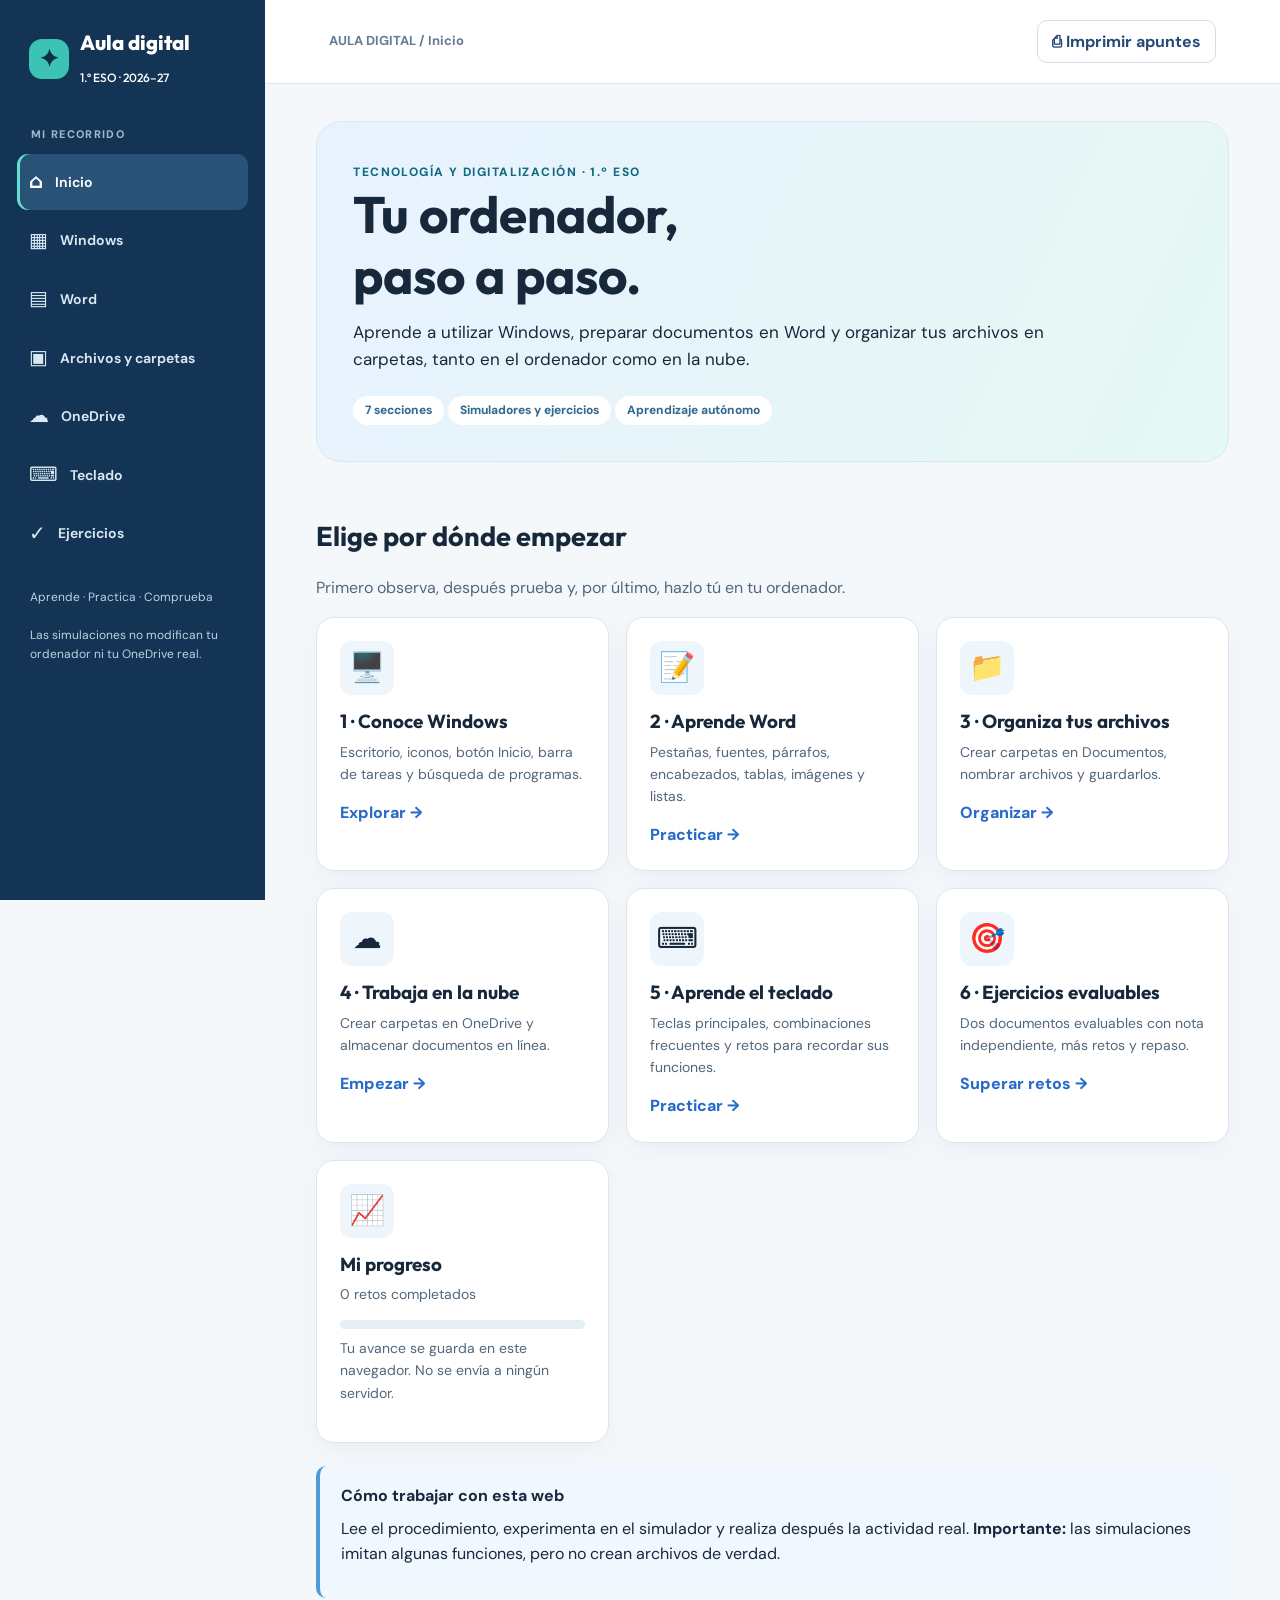
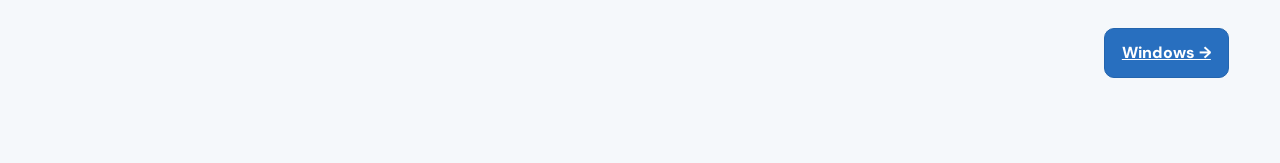
<file: index.html>
<!doctype html><html lang="es"><head><meta charset="utf-8"><meta name="viewport" content="width=device-width,initial-scale=1"><meta name="theme-color" content="#143455"><title>Inicio · Aula digital 1.º ESO</title><link rel="stylesheet" href="styles.css"></head><body data-page="index.html"><div class="layout"><aside id="sidebar" class="side"></aside><div class="main"><header class="top" id="top"></header><main class="content"><section class="hero"><span class="eyebrow">Tecnología y digitalización · 1.º ESO</span><h1>Tu ordenador,<br>paso a paso.</h1><p>Aprende a utilizar Windows, preparar documentos en Word y organizar tus archivos en carpetas, tanto en el ordenador como en la nube.</p><span class="pill">7 secciones</span> <span class="pill">Simuladores y ejercicios</span> <span class="pill">Aprendizaje autónomo</span></section><div class="section-head"><div><h2>Elige por dónde empezar</h2><p>Primero observa, después prueba y, por último, hazlo tú en tu ordenador.</p></div></div><div class="grid"><a class="card" href="windows.html"><span class="emoji">🖥️</span><h3>1 · Conoce Windows</h3><p>Escritorio, iconos, botón Inicio, barra de tareas y búsqueda de programas.</p><span class="arrow">Explorar →</span></a><a class="card" href="word.html"><span class="emoji">📝</span><h3>2 · Aprende Word</h3><p>Pestañas, fuentes, párrafos, encabezados, tablas, imágenes y listas.</p><span class="arrow">Practicar →</span></a><a class="card" href="archivos.html"><span class="emoji">📁</span><h3>3 · Organiza tus archivos</h3><p>Crear carpetas en Documentos, nombrar archivos y guardarlos.</p><span class="arrow">Organizar →</span></a><a class="card" href="onedrive.html"><span class="emoji">☁️</span><h3>4 · Trabaja en la nube</h3><p>Crear carpetas en OneDrive y almacenar documentos en línea.</p><span class="arrow">Empezar →</span></a><a class="card" href="teclado.html"><span class="emoji">⌨️</span><h3>5 · Aprende el teclado</h3><p>Teclas principales, combinaciones frecuentes y retos para recordar sus funciones.</p><span class="arrow">Practicar →</span></a><a class="card" href="retos.html"><span class="emoji">🎯</span><h3>6 · Ejercicios evaluables</h3><p>Dos documentos evaluables con nota independiente, más retos y repaso.</p><span class="arrow">Superar retos →</span></a><div class="card"><span class="emoji">📈</span><h3>Mi progreso</h3><p data-progress>0 retos completados</p><div class="progress"><span data-bar></span></div><p class="sm">Tu avance se guarda en este navegador. No se envía a ningún servidor.</p></div></div><div class="note"><strong>Cómo trabajar con esta web</strong><p>Lee el procedimiento, experimenta en el simulador y realiza después la actividad real. <strong>Importante:</strong> las simulaciones imitan algunas funciones, pero no crean archivos de verdad.</p></div><div id="footerNav"></div></main></div></div><script src="app.js"></script></body></html>
</file>
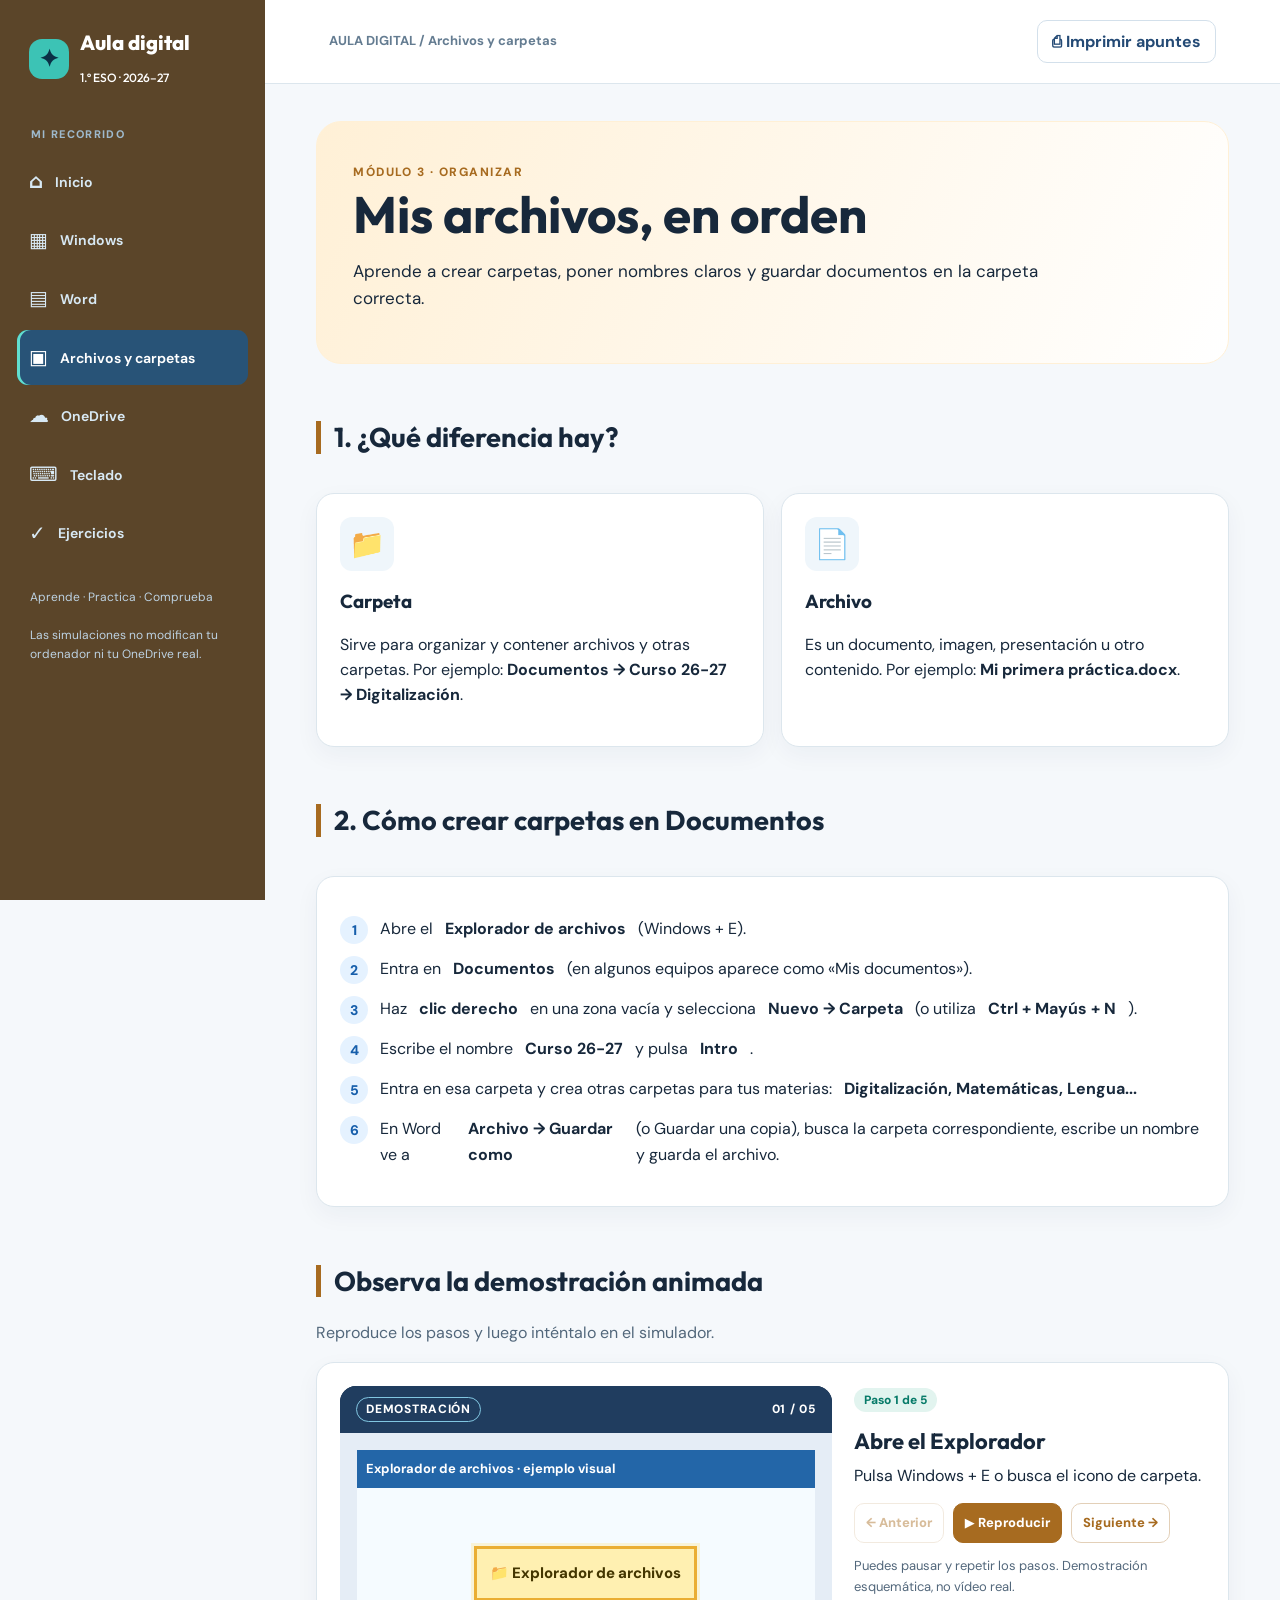
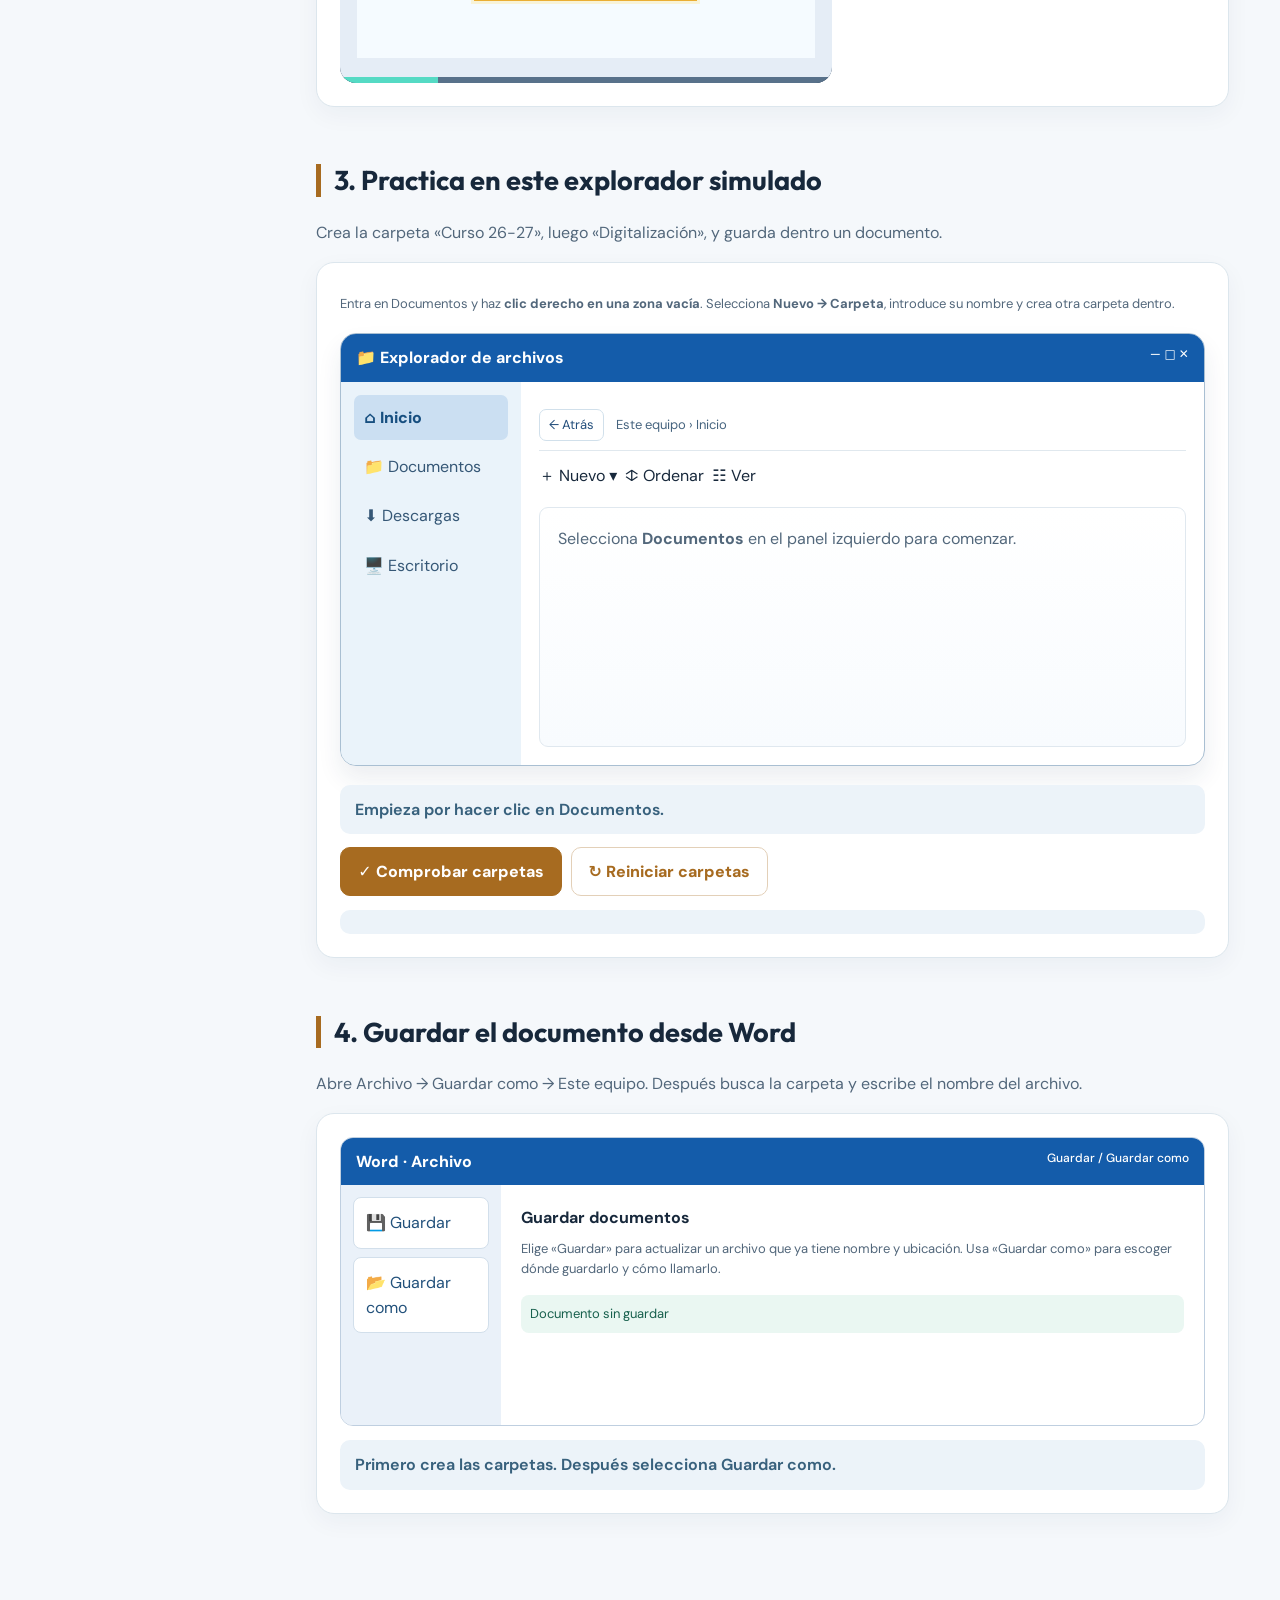
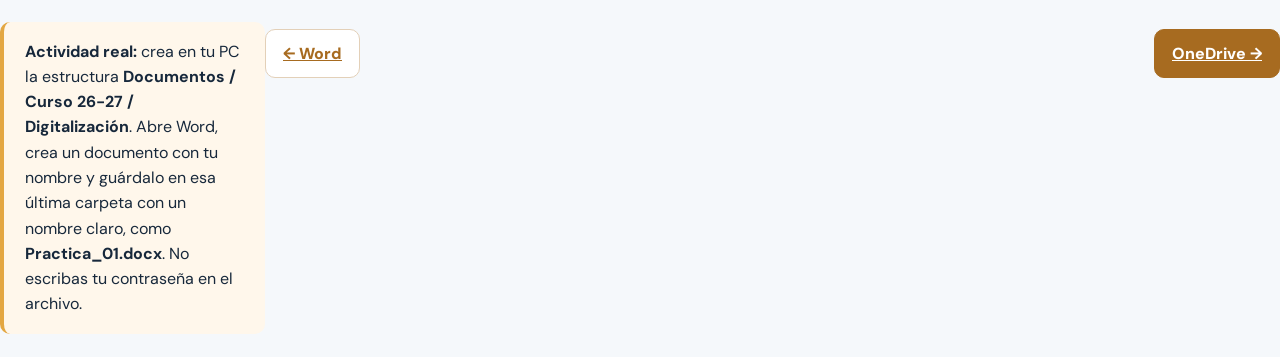
<file: archivos.html>
<!doctype html><html lang="es"><head><meta charset="utf-8"><meta name="viewport" content="width=device-width,initial-scale=1"><meta name="theme-color" content="#143455"><title>Archivos y carpetas · Aula digital 1.º ESO</title><link rel="stylesheet" href="styles.css"></head><body data-page="archivos.html"><div class="layout"><aside id="sidebar" class="side"></aside><div class="main"><header class="top" id="top"></header><main class="content"><section class="hero"><span class="eyebrow">Módulo 3 · Organizar</span><h1>Mis archivos, en orden</h1><p>Aprende a crear carpetas, poner nombres claros y guardar documentos en la carpeta correcta.</p></section><div class="section-head"><div><h2>1. ¿Qué diferencia hay?</h2></div></div><div class="grid two"><div class="panel"><span class="emoji">📁</span><h3>Carpeta</h3><p>Sirve para organizar y contener archivos y otras carpetas. Por ejemplo: <b>Documentos → Curso 26-27 → Digitalización</b>.</p></div><div class="panel"><span class="emoji">📄</span><h3>Archivo</h3><p>Es un documento, imagen, presentación u otro contenido. Por ejemplo: <b>Mi primera práctica.docx</b>.</p></div></div><div class="section-head"><div><h2>2. Cómo crear carpetas en Documentos</h2></div></div><div class="panel"><ol class="steps"><li>Abre el <b>Explorador de archivos</b> (Windows + E).</li><li>Entra en <b>Documentos</b> (en algunos equipos aparece como «Mis documentos»).</li><li>Haz <b>clic derecho</b> en una zona vacía y selecciona <b>Nuevo → Carpeta</b> (o utiliza <b>Ctrl + Mayús + N</b>).</li><li>Escribe el nombre <b>Curso 26-27</b> y pulsa <b>Intro</b>.</li><li>Entra en esa carpeta y crea otras carpetas para tus materias: <b>Digitalización, Matemáticas, Lengua...</b></li><li>En Word ve a <b>Archivo → Guardar como</b> (o Guardar una copia), busca la carpeta correspondiente, escribe un nombre y guarda el archivo.</li></ol></div><div class="section-head"><div><h2>Observa la demostración animada</h2><p>Reproduce los pasos y luego inténtalo en el simulador.</p></div></div><div class="panel"><div class="demo-wrap"><div class="demo-screen"><div class="demo-screen-top"><span class="demo-live">DEMOSTRACIÓN</span><span id="guideCount">01 / 05</span></div><div class="demo-frame" id="guideFrame"></div><div class="demo-progress"><span id="guideBar"></span></div></div><div class="demo-caption"><span class="badge" id="guideStep">Paso 1 de 5</span><h3 id="guideTitle"></h3><p id="guideText"></p><div class="actions"><button class="secondary" id="guideBack">← Anterior</button><button class="primary" id="guidePlay">▶ Reproducir</button><button class="secondary" id="guideNext">Siguiente →</button></div><p class="sm muted">Puedes pausar y repetir los pasos. Demostración esquemática, no vídeo real.</p></div></div></div><div class="section-head"><div><h2>3. Practica en este explorador simulado</h2><p>Crea la carpeta «Curso 26-27», luego «Digitalización», y guarda dentro un documento.</p></div></div><div class="panel"><p class="sm muted">Entra en Documentos y haz <b>clic derecho en una zona vacía</b>. Selecciona <b>Nuevo → Carpeta</b>, introduce su nombre y crea otra carpeta dentro.</p><div id="explorerPractice" class="sim"></div><div id="fileFeedback" class="feedback">Empieza por hacer clic en Documentos.</div><div class="actions"><button class="primary" onclick="fileCheck()">✓ Comprobar carpetas</button><button class="secondary" onclick="fileReset()">↻ Reiniciar carpetas</button></div><div id="fileResult" class="feedback" aria-live="polite"></div></div><div class="section-head"><div><h2>4. Guardar el documento desde Word</h2><p>Abre Archivo → Guardar como → Este equipo. Después busca la carpeta y escribe el nombre del archivo.</p></div></div><div class="panel"><div id="wordSavePanel"></div><div id="wordSaveFeedback" class="feedback" aria-live="polite">Primero crea las carpetas. Después selecciona Guardar como.</div></div></div><div class="note warn"><strong>Actividad real:</strong> crea en tu PC la estructura <b>Documentos / Curso 26-27 / Digitalización</b>. Abre Word, crea un documento con tu nombre y guárdalo en esa última carpeta con un nombre claro, como <b>Practica_01.docx</b>. No escribas tu contraseña en el archivo.</div><div id="footerNav"></div></main></div></div><script src="app.js"></script><script src="workflows.js"></script><script src="guides.js"></script></body></html>
</file>
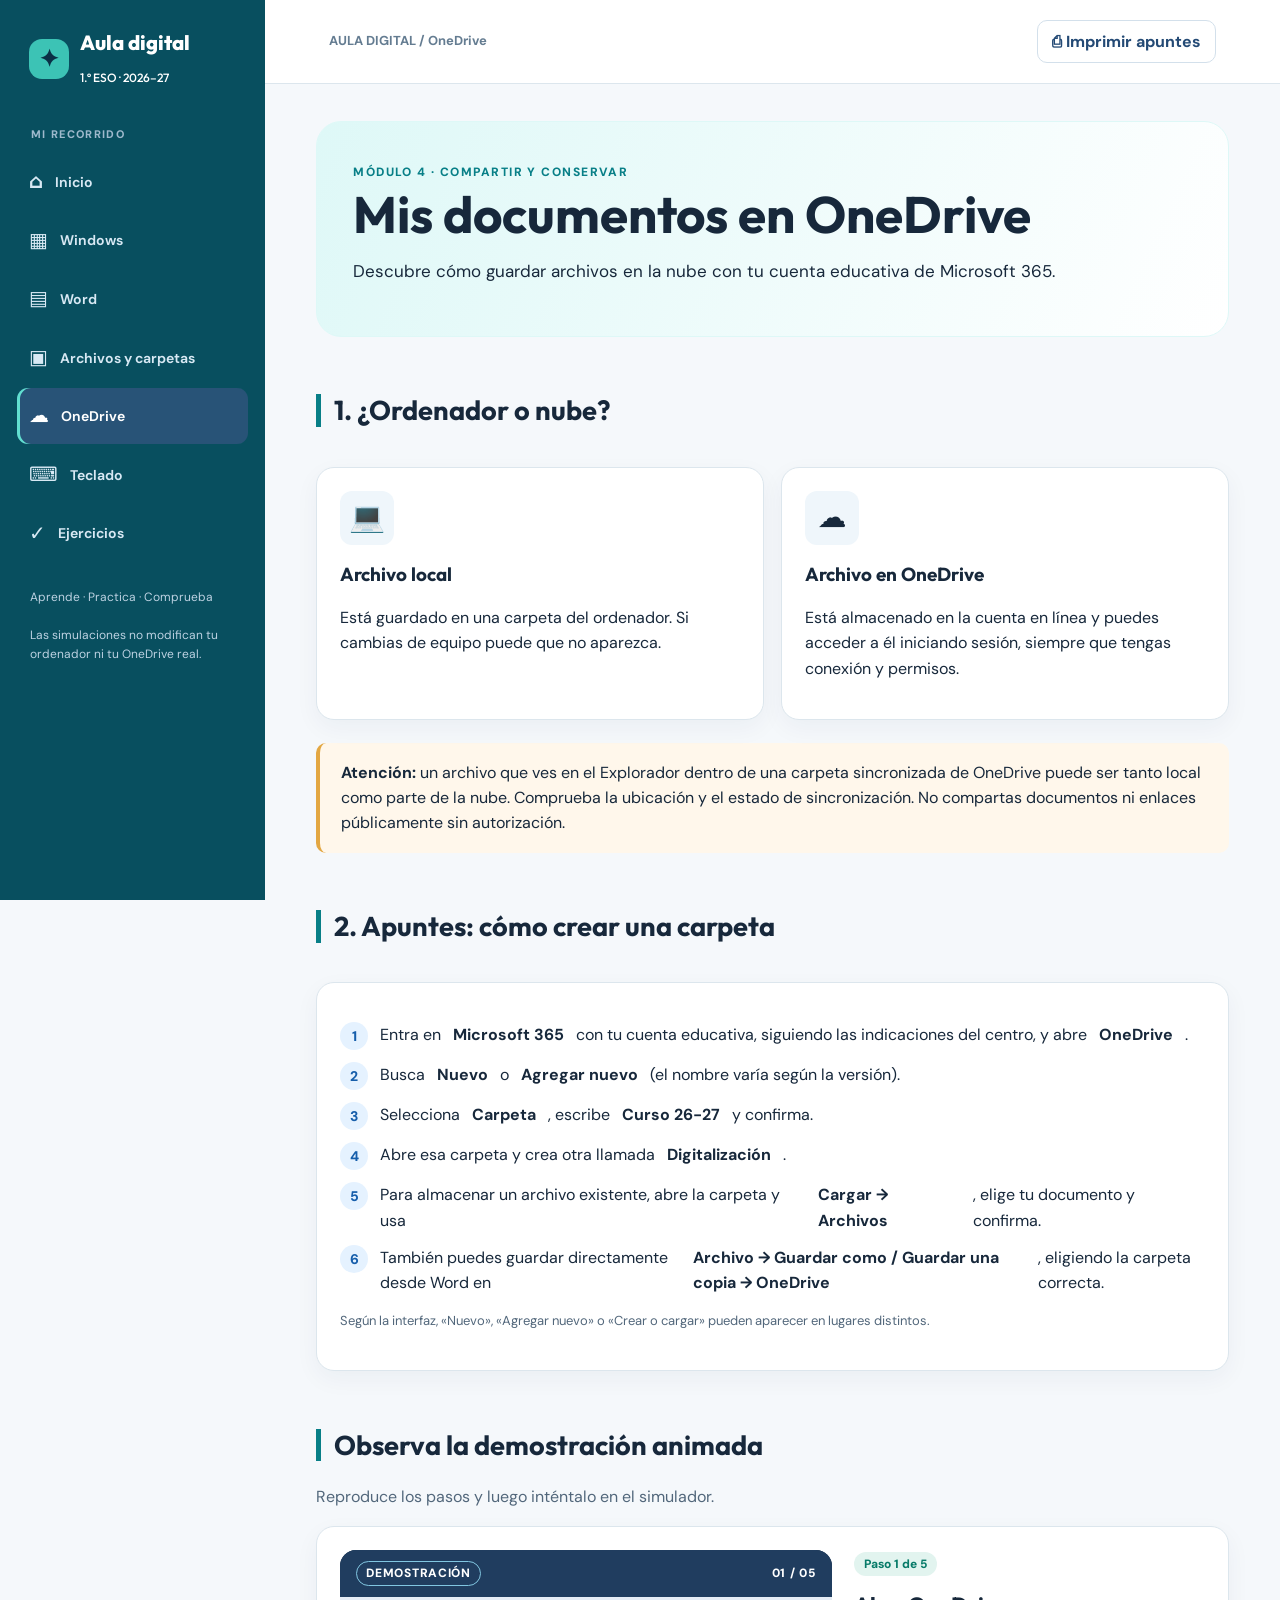
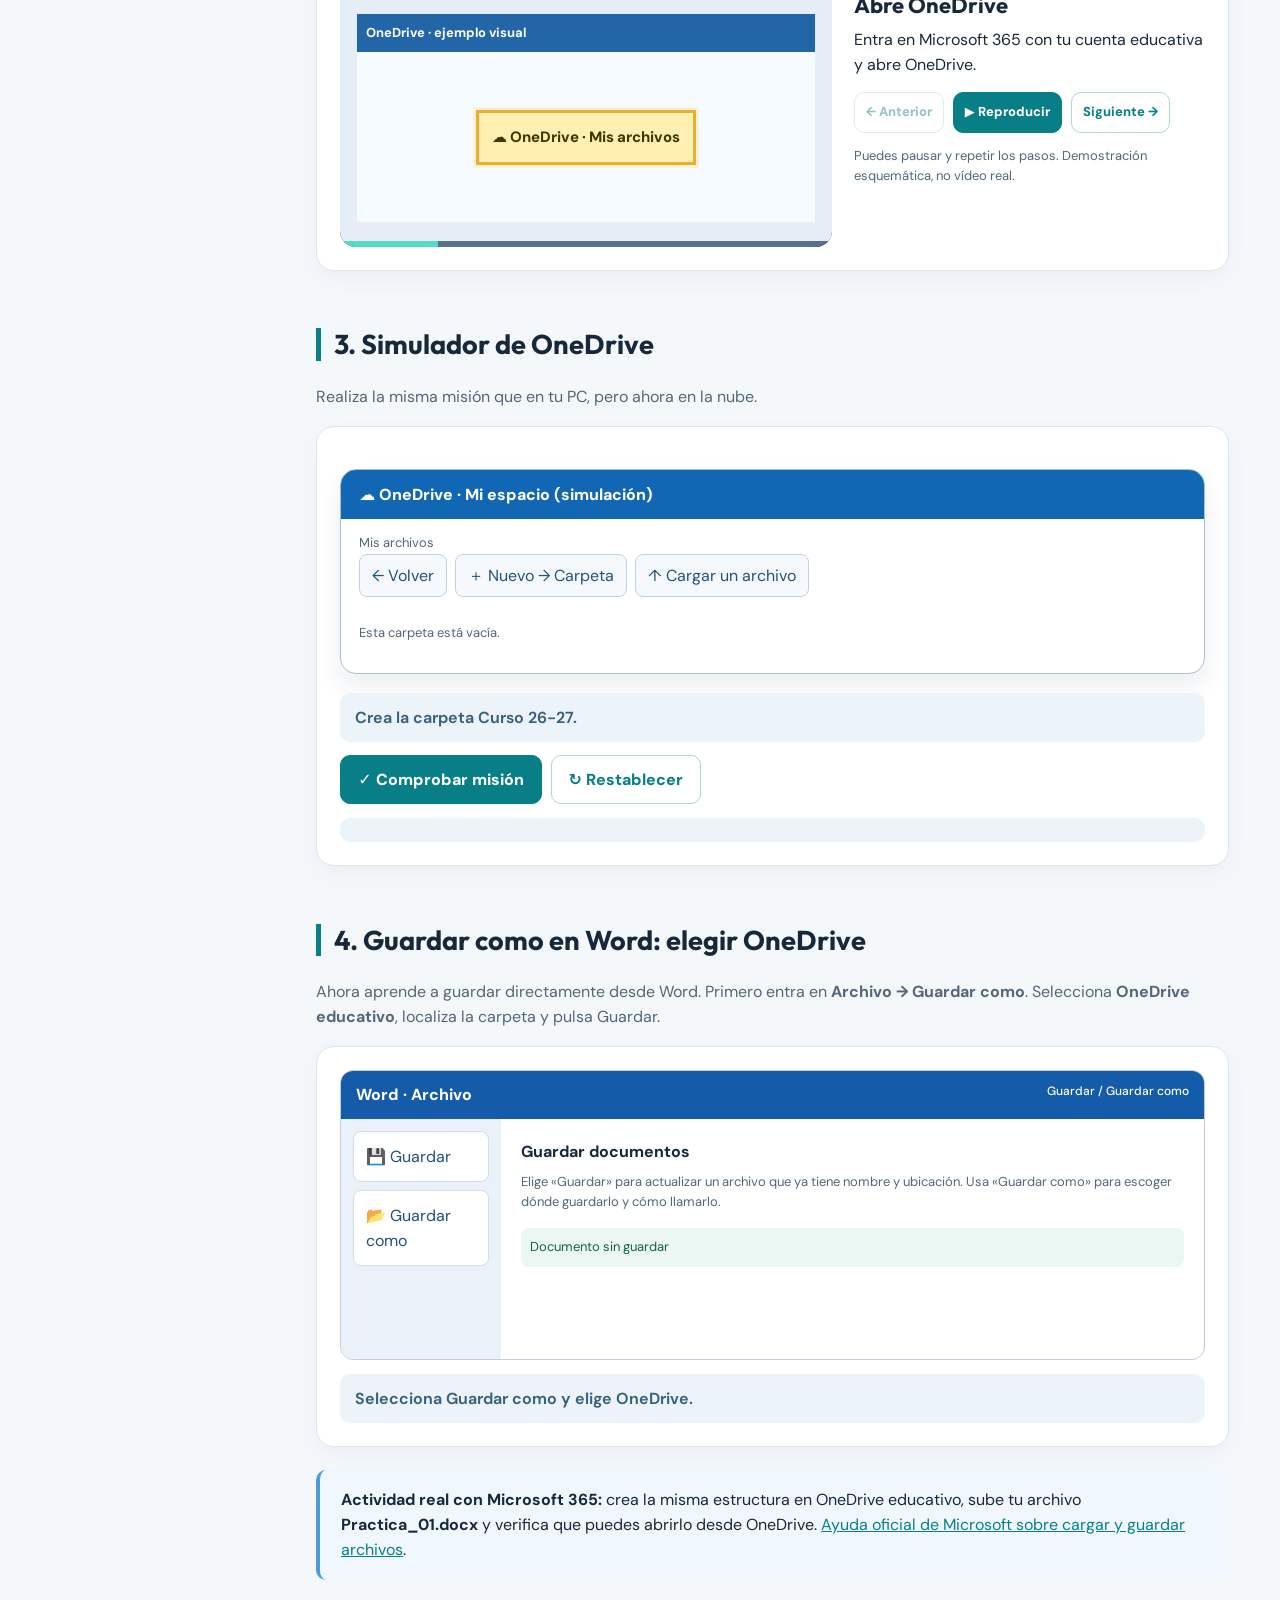
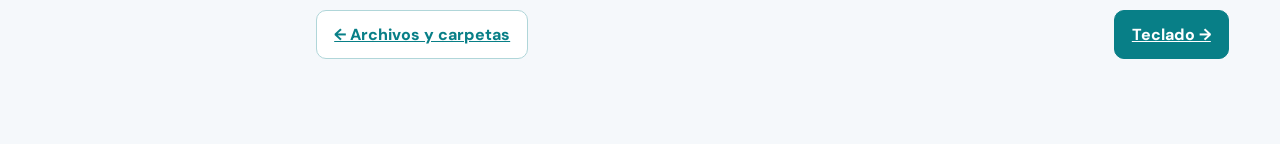
<file: onedrive.html>
<!doctype html><html lang="es"><head><meta charset="utf-8"><meta name="viewport" content="width=device-width,initial-scale=1"><meta name="theme-color" content="#143455"><title>OneDrive · Aula digital 1.º ESO</title><link rel="stylesheet" href="styles.css"></head><body data-page="onedrive.html"><div class="layout"><aside id="sidebar" class="side"></aside><div class="main"><header class="top" id="top"></header><main class="content"><section class="hero"><span class="eyebrow">Módulo 4 · Compartir y conservar</span><h1>Mis documentos en OneDrive</h1><p>Descubre cómo guardar archivos en la nube con tu cuenta educativa de Microsoft 365.</p></section><div class="section-head"><div><h2>1. ¿Ordenador o nube?</h2></div></div><div class="grid two"><div class="panel"><span class="emoji">💻</span><h3>Archivo local</h3><p>Está guardado en una carpeta del ordenador. Si cambias de equipo puede que no aparezca.</p></div><div class="panel"><span class="emoji">☁️</span><h3>Archivo en OneDrive</h3><p>Está almacenado en la cuenta en línea y puedes acceder a él iniciando sesión, siempre que tengas conexión y permisos.</p></div></div><div class="note warn"><strong>Atención:</strong> un archivo que ves en el Explorador dentro de una carpeta sincronizada de OneDrive puede ser tanto local como parte de la nube. Comprueba la ubicación y el estado de sincronización. No compartas documentos ni enlaces públicamente sin autorización.</div><div class="section-head"><div><h2>2. Apuntes: cómo crear una carpeta</h2></div></div><div class="panel"><ol class="steps"><li>Entra en <b>Microsoft 365</b> con tu cuenta educativa, siguiendo las indicaciones del centro, y abre <b>OneDrive</b>.</li><li>Busca <b>Nuevo</b> o <b>Agregar nuevo</b> (el nombre varía según la versión).</li><li>Selecciona <b>Carpeta</b>, escribe <b>Curso 26-27</b> y confirma.</li><li>Abre esa carpeta y crea otra llamada <b>Digitalización</b>.</li><li>Para almacenar un archivo existente, abre la carpeta y usa <b>Cargar → Archivos</b>, elige tu documento y confirma.</li><li>También puedes guardar directamente desde Word en <b>Archivo → Guardar como / Guardar una copia → OneDrive</b>, eligiendo la carpeta correcta.</li></ol><p class="sm muted">Según la interfaz, «Nuevo», «Agregar nuevo» o «Crear o cargar» pueden aparecer en lugares distintos.</p></div><div class="section-head"><div><h2>Observa la demostración animada</h2><p>Reproduce los pasos y luego inténtalo en el simulador.</p></div></div><div class="panel"><div class="demo-wrap"><div class="demo-screen"><div class="demo-screen-top"><span class="demo-live">DEMOSTRACIÓN</span><span id="guideCount">01 / 05</span></div><div class="demo-frame" id="guideFrame"></div><div class="demo-progress"><span id="guideBar"></span></div></div><div class="demo-caption"><span class="badge" id="guideStep">Paso 1 de 5</span><h3 id="guideTitle"></h3><p id="guideText"></p><div class="actions"><button class="secondary" id="guideBack">← Anterior</button><button class="primary" id="guidePlay">▶ Reproducir</button><button class="secondary" id="guideNext">Siguiente →</button></div><p class="sm muted">Puedes pausar y repetir los pasos. Demostración esquemática, no vídeo real.</p></div></div></div><div class="section-head"><div><h2>3. Simulador de OneDrive</h2><p>Realiza la misma misión que en tu PC, pero ahora en la nube.</p></div></div><div class="panel"><div class="sim"><div style="padding:12px 18px;background:#1267b5;color:white;font-weight:800">☁ OneDrive · Mi espacio (simulación)</div><div style="padding:14px 18px"><div class="sm muted" id="cloudPath">Mis archivos</div><div class="file-toolbar"><button onclick="cloudBack()">← Volver</button><button onclick="cloudCreate()">＋ Nuevo → Carpeta</button><button onclick="cloudUpload()">↑ Cargar un archivo</button></div><div class="file-items" id="cloudItems"></div></div></div><div id="cloudFeedback" class="feedback">Crea la carpeta Curso 26-27.</div><div class="actions"><button class="primary" onclick="cloudCheck()">✓ Comprobar misión</button><button class="secondary" onclick="cloudReset()">↻ Restablecer</button></div><div id="cloudResult" class="feedback" aria-live="polite"></div></div><div class="section-head"><div><h2>4. Guardar como en Word: elegir OneDrive</h2><p>Ahora aprende a guardar directamente desde Word. Primero entra en <b>Archivo → Guardar como</b>. Selecciona <b>OneDrive educativo</b>, localiza la carpeta y pulsa Guardar.</p></div></div><div class="panel"><div id="wordSavePanel"></div><div id="wordSaveFeedback" class="feedback" aria-live="polite">Selecciona Guardar como y elige OneDrive.</div></div><div class="note"><strong>Actividad real con Microsoft 365:</strong> crea la misma estructura en OneDrive educativo, sube tu archivo <b>Practica_01.docx</b> y verifica que puedes abrirlo desde OneDrive. <a href="https://support.microsoft.com/es-es/onedrive/upload-and-save-files-and-folders-to-onedrive" target="_blank" rel="noopener">Ayuda oficial de Microsoft sobre cargar y guardar archivos</a>.</div><div id="footerNav"></div></main></div></div><script src="app.js"></script><script src="workflows.js"></script><script src="filesim.js"></script><script src="guides.js"></script></body></html>
</file>
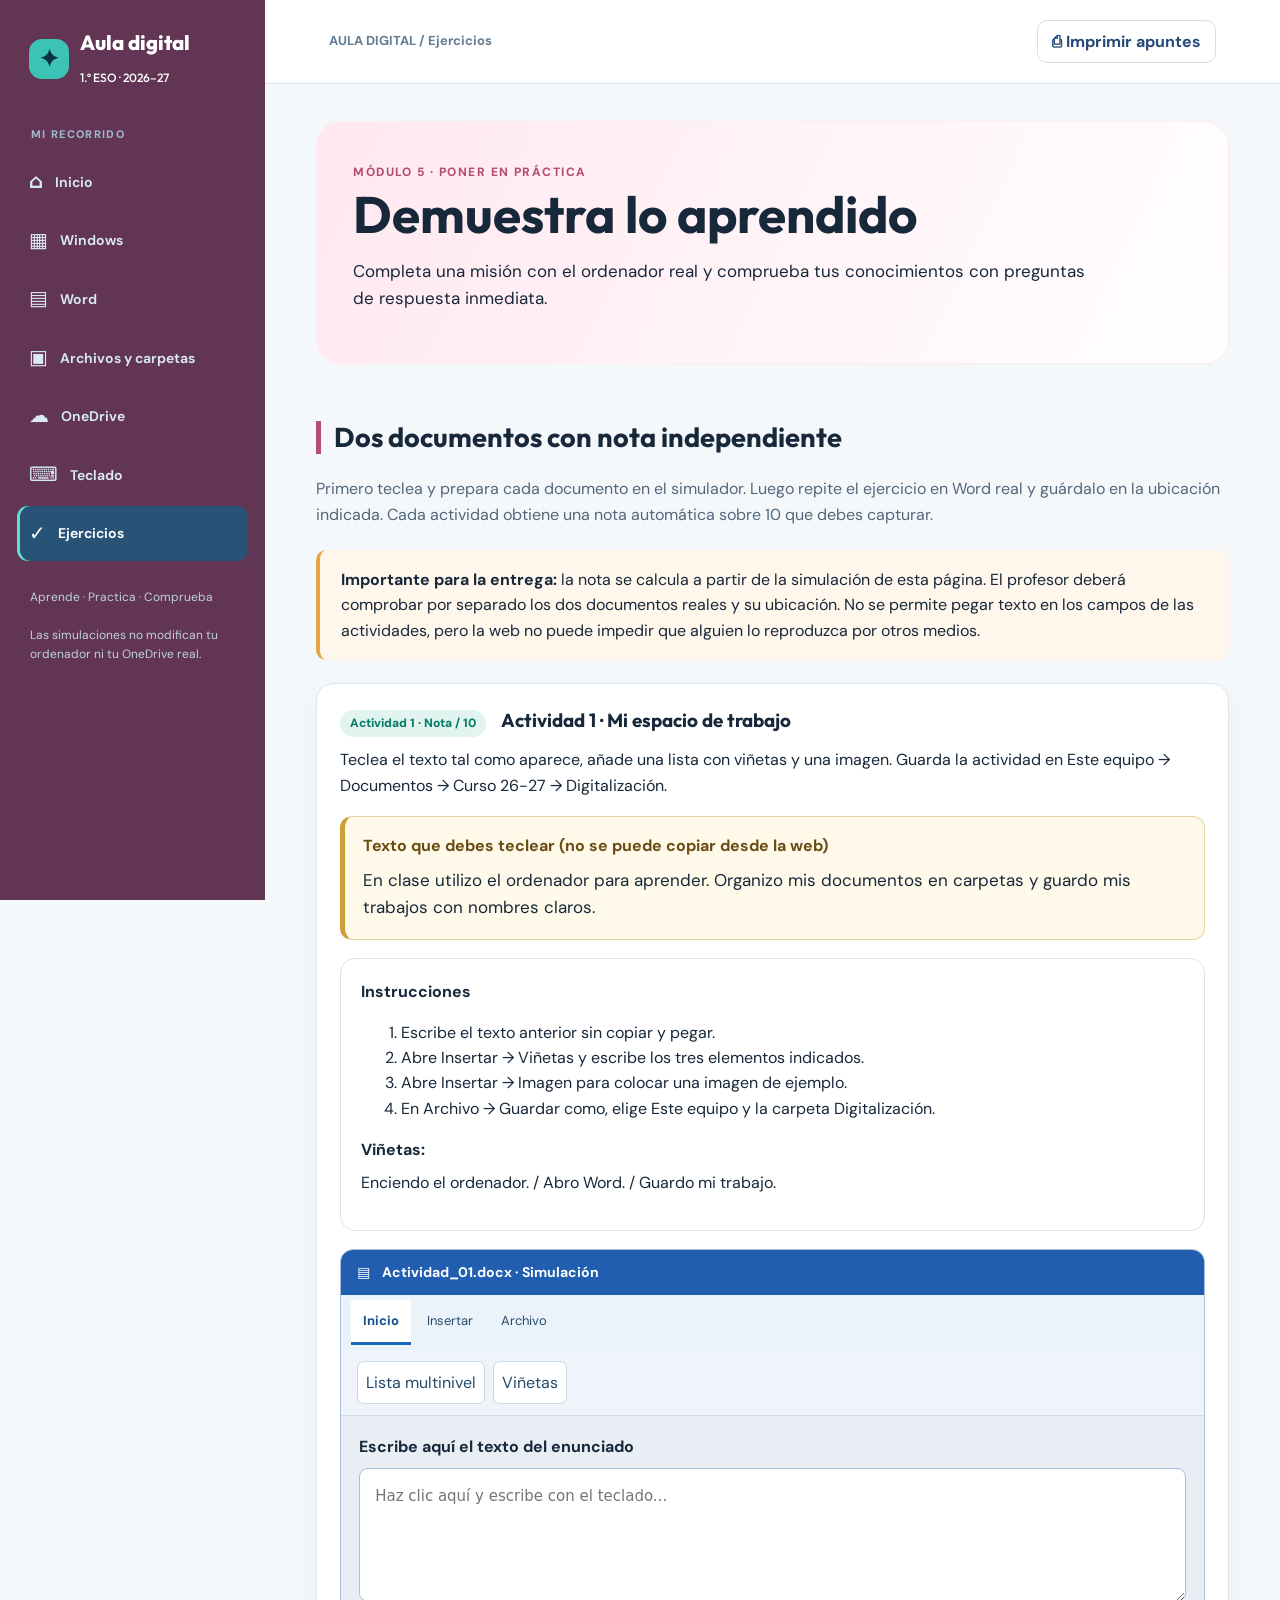
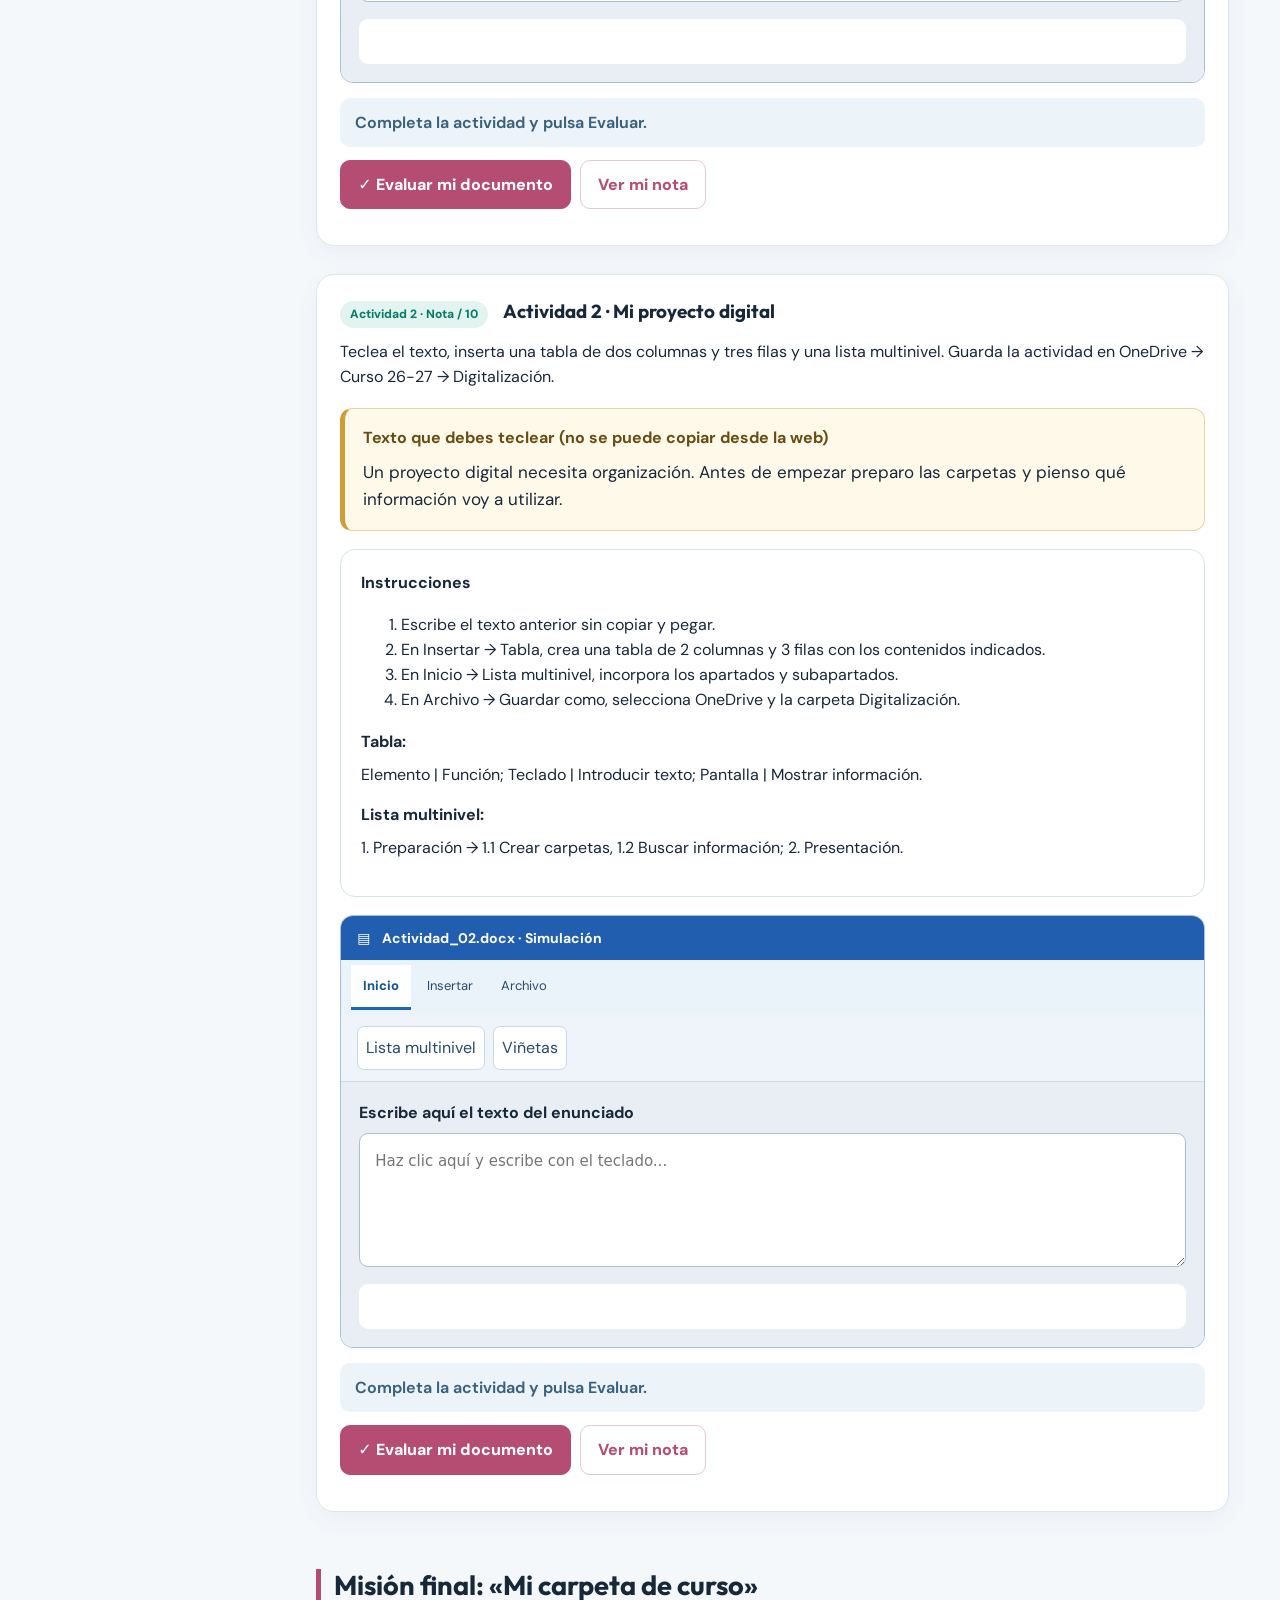
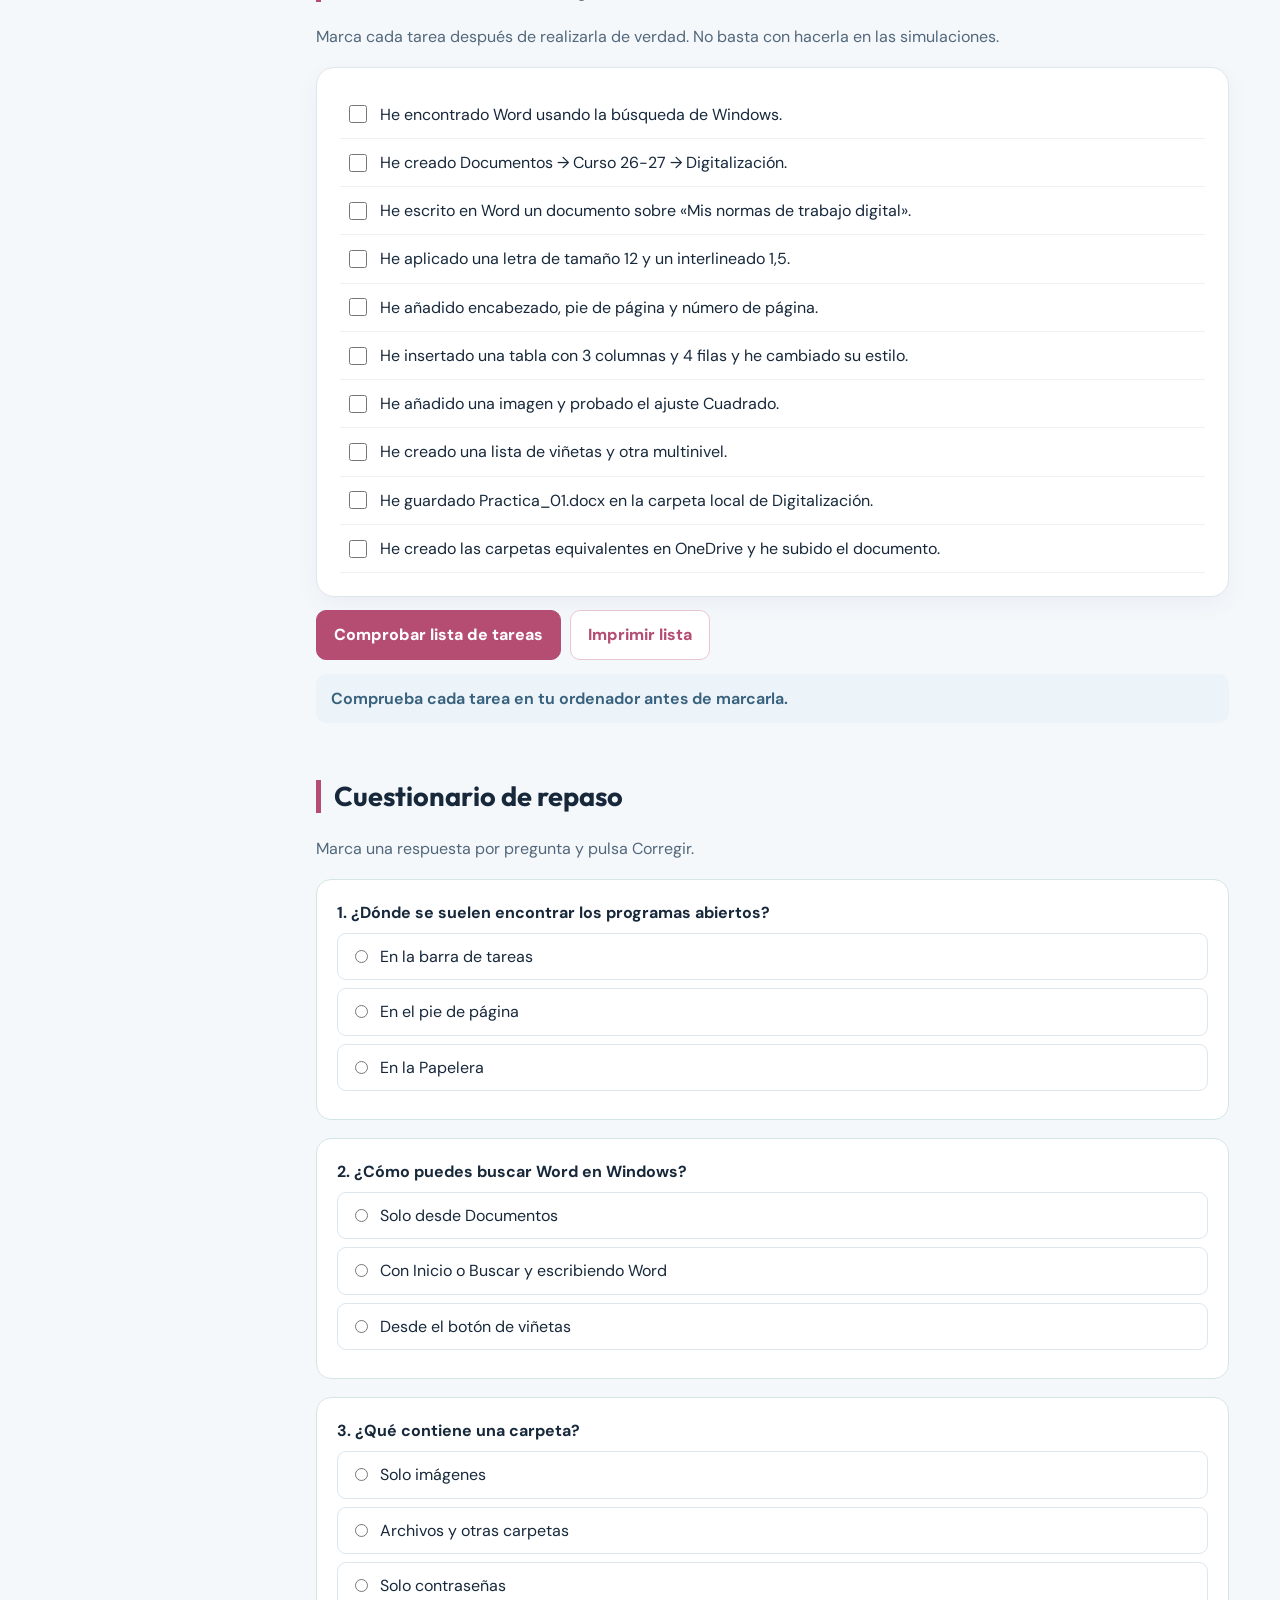
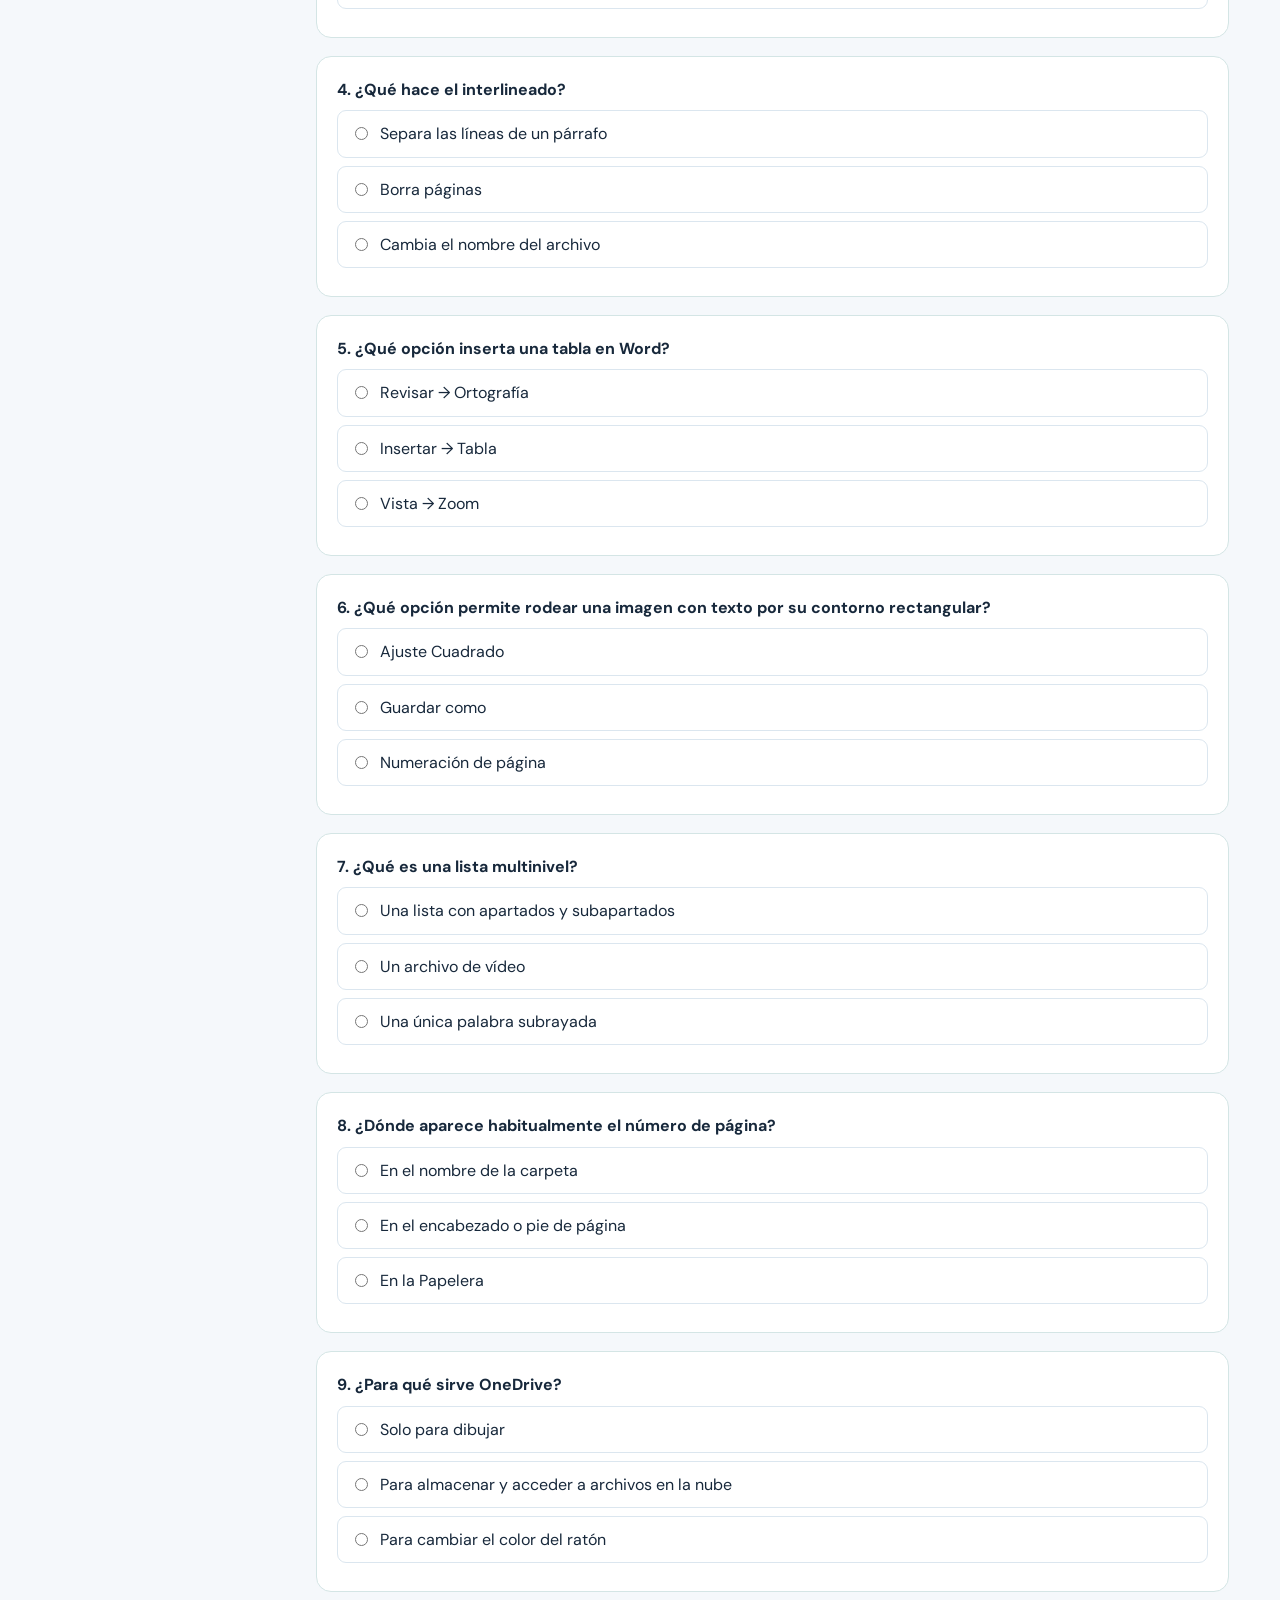
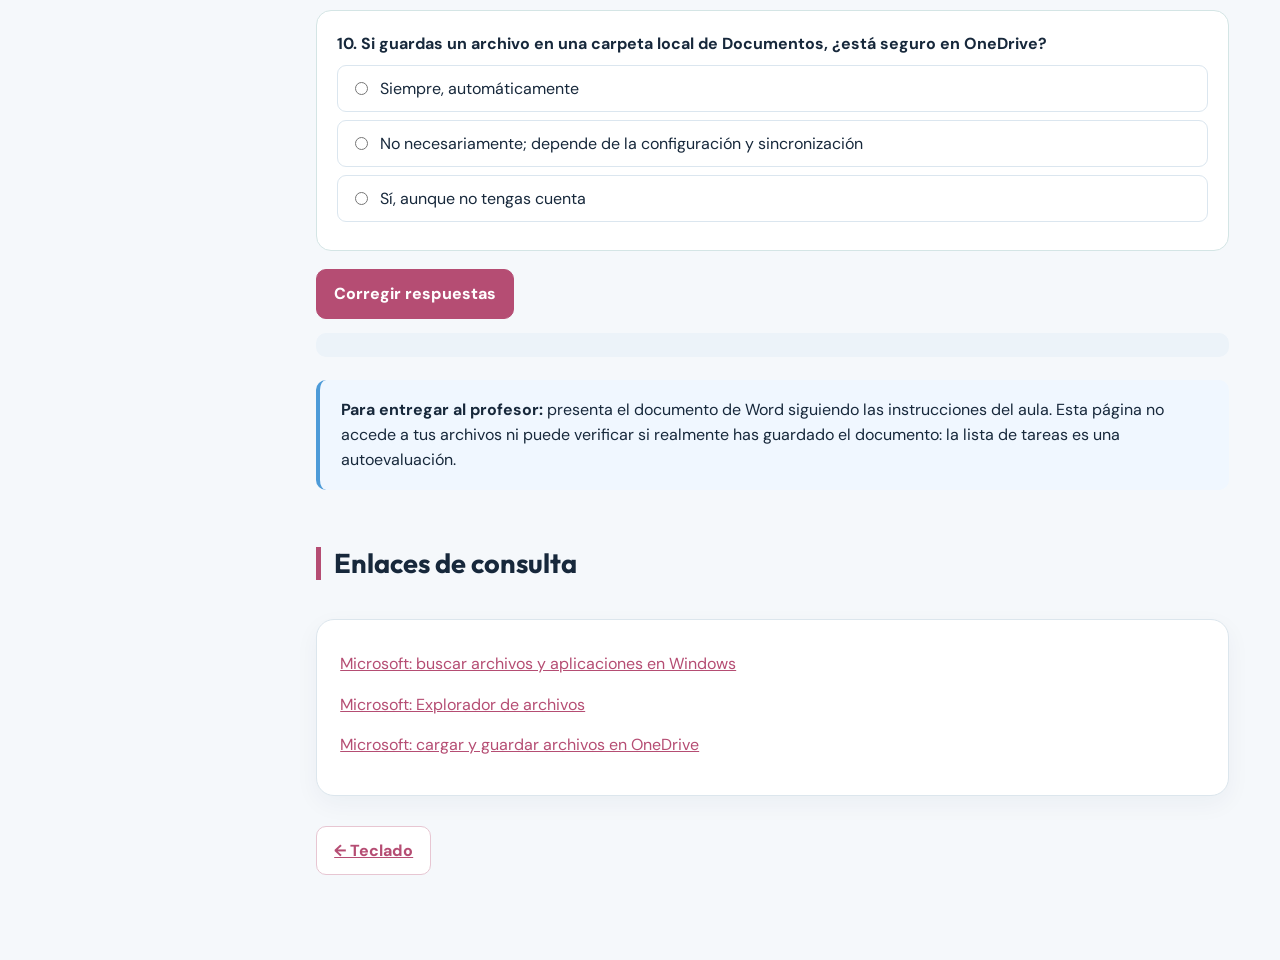
<file: retos.html>
<!doctype html><html lang="es"><head><meta charset="utf-8"><meta name="viewport" content="width=device-width,initial-scale=1"><meta name="theme-color" content="#143455"><title>Retos finales · Aula digital 1.º ESO</title><link rel="stylesheet" href="styles.css"></head><body data-page="retos.html"><div class="layout"><aside id="sidebar" class="side"></aside><div class="main"><header class="top" id="top"></header><main class="content"><section class="hero"><span class="eyebrow">Módulo 5 · Poner en práctica</span><h1>Demuestra lo aprendido</h1><p>Completa una misión con el ordenador real y comprueba tus conocimientos con preguntas de respuesta inmediata.</p></section><div class="section-head"><div><h2>Dos documentos con nota independiente</h2><p>Primero teclea y prepara cada documento en el simulador. Luego repite el ejercicio en Word real y guárdalo en la ubicación indicada. Cada actividad obtiene una nota automática sobre 10 que debes capturar.</p></div></div><div class="note warn"><strong>Importante para la entrega:</strong> la nota se calcula a partir de la simulación de esta página. El profesor deberá comprobar por separado los dos documentos reales y su ubicación. No se permite pegar texto en los campos de las actividades, pero la web no puede impedir que alguien lo reproduzca por otros medios.</div><div id="evaluables"></div><div class="section-head"><div><h2>Misión final: «Mi carpeta de curso»</h2><p>Marca cada tarea después de realizarla de verdad. No basta con hacerla en las simulaciones.</p></div></div><div class="panel checklist" id="realTasks"><label><input type="checkbox"> He encontrado Word usando la búsqueda de Windows.</label><label><input type="checkbox"> He creado Documentos → Curso 26-27 → Digitalización.</label><label><input type="checkbox"> He escrito en Word un documento sobre «Mis normas de trabajo digital».</label><label><input type="checkbox"> He aplicado una letra de tamaño 12 y un interlineado 1,5.</label><label><input type="checkbox"> He añadido encabezado, pie de página y número de página.</label><label><input type="checkbox"> He insertado una tabla con 3 columnas y 4 filas y he cambiado su estilo.</label><label><input type="checkbox"> He añadido una imagen y probado el ajuste Cuadrado.</label><label><input type="checkbox"> He creado una lista de viñetas y otra multinivel.</label><label><input type="checkbox"> He guardado Practica_01.docx en la carpeta local de Digitalización.</label><label><input type="checkbox"> He creado las carpetas equivalentes en OneDrive y he subido el documento.</label></div><div class="actions"><button class="primary" onclick="checkReal()">Comprobar lista de tareas</button><button class="secondary" onclick="window.print()">Imprimir lista</button></div><div id="realFeedback" class="feedback">Comprueba cada tarea en tu ordenador antes de marcarla.</div><div class="section-head"><div><h2>Cuestionario de repaso</h2><p>Marca una respuesta por pregunta y pulsa Corregir.</p></div></div><div id="quiz"></div><div class="note"><strong>Para entregar al profesor:</strong> presenta el documento de Word siguiendo las instrucciones del aula. Esta página no accede a tus archivos ni puede verificar si realmente has guardado el documento: la lista de tareas es una autoevaluación.</div><div class="section-head"><div><h2>Enlaces de consulta</h2></div></div><div class="panel"><p><a href="https://support.microsoft.com/es-es/windows/experience/storage-filemanagement/find-your-files-and-apps-in-windows" target="_blank" rel="noopener">Microsoft: buscar archivos y aplicaciones en Windows</a></p><p><a href="https://support.microsoft.com/es-es/windows/experience/fileexplorer/file-explorer-in-windows" target="_blank" rel="noopener">Microsoft: Explorador de archivos</a></p><p><a href="https://support.microsoft.com/es-es/onedrive/upload-and-save-files-and-folders-to-onedrive" target="_blank" rel="noopener">Microsoft: cargar y guardar archivos en OneDrive</a></p></div><div id="footerNav"></div></main></div></div><script src="app.js"></script><script src="retos.js"></script><script src="evaluables.js"></script></body></html>
</file>
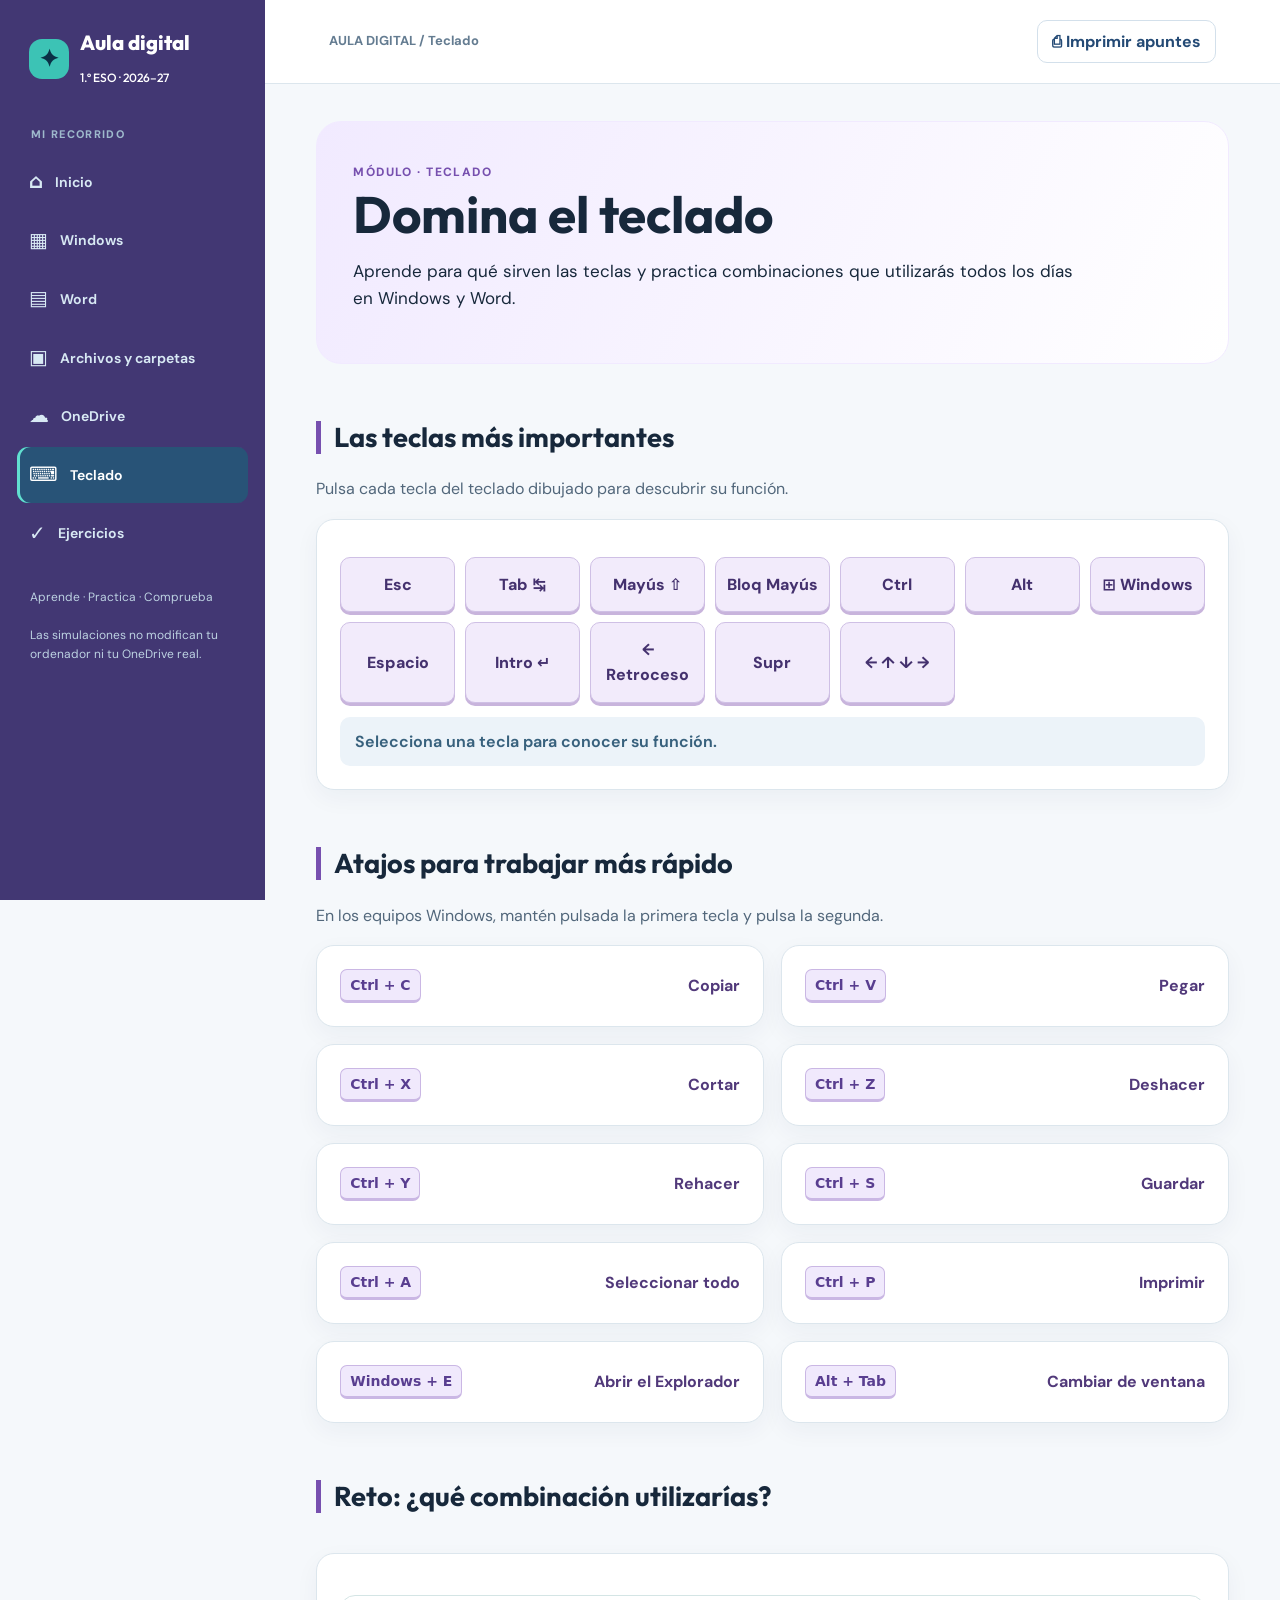
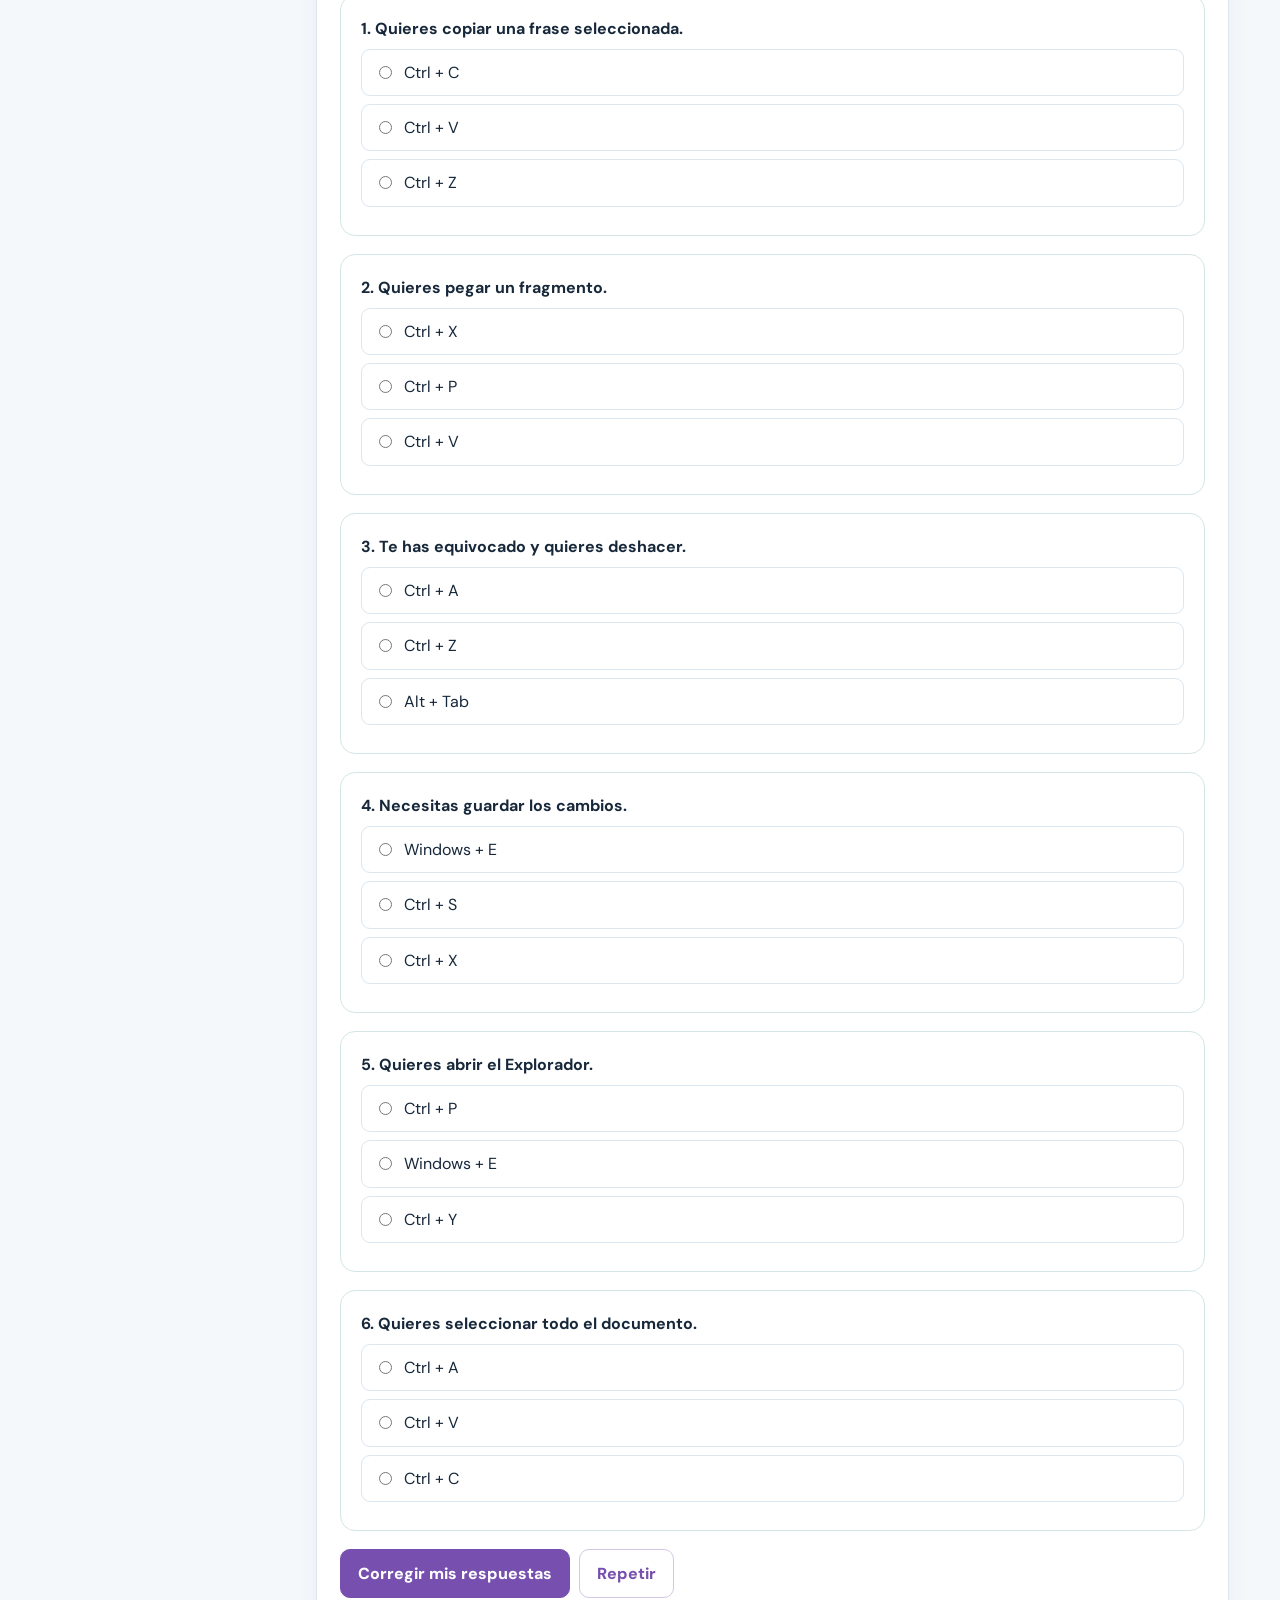
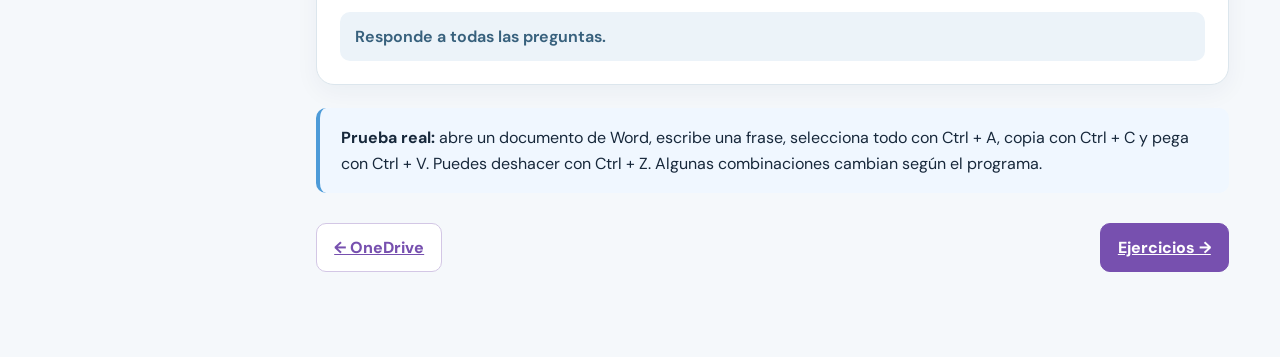
<file: teclado.html>
<!doctype html><html lang="es"><head><meta charset="utf-8"><meta name="viewport" content="width=device-width,initial-scale=1"><title>Teclado · Aula Digital 1.º ESO</title><link rel="stylesheet" href="styles.css"></head><body data-page="teclado.html"><div class="layout"><aside id="sidebar" class="side"></aside><div class="main"><header class="top" id="top"></header><main class="content"><section class="hero"><span class="eyebrow">Módulo · Teclado</span><h1>Domina el teclado</h1><p>Aprende para qué sirven las teclas y practica combinaciones que utilizarás todos los días en Windows y Word.</p></section><div class="section-head"><div><h2>Las teclas más importantes</h2><p>Pulsa cada tecla del teclado dibujado para descubrir su función.</p></div></div><div class="panel"><div class="key-layout" id="keyboardVisual"><button data-key="Esc">Esc</button><button data-key="Tab">Tab ↹</button><button data-key="Mayús">Mayús ⇧</button><button data-key="Bloq Mayús">Bloq Mayús</button><button data-key="Ctrl">Ctrl</button><button data-key="Alt">Alt</button><button data-key="Windows">⊞ Windows</button><button data-key="Espacio">Espacio</button><button data-key="Intro">Intro ↵</button><button data-key="Retroceso">← Retroceso</button><button data-key="Supr">Supr</button><button data-key="Flechas">← ↑ ↓ →</button></div><div class="feedback" id="keyExplain">Selecciona una tecla para conocer su función.</div></div><div class="section-head"><div><h2>Atajos para trabajar más rápido</h2><p>En los equipos Windows, mantén pulsada la primera tecla y pulsa la segunda.</p></div></div><div class="grid two" id="shortcuts"></div><div class="section-head"><div><h2>Reto: ¿qué combinación utilizarías?</h2></div></div><div class="panel"><div id="keyQuiz"></div><div class="actions"><button class="primary" id="keyCheck">Corregir mis respuestas</button><button class="secondary" id="keyRetry">Repetir</button></div><div id="keyResult" class="feedback" aria-live="polite">Responde a todas las preguntas.</div></div><div class="note"><strong>Prueba real:</strong> abre un documento de Word, escribe una frase, selecciona todo con Ctrl + A, copia con Ctrl + C y pega con Ctrl + V. Puedes deshacer con Ctrl + Z. Algunas combinaciones cambian según el programa.</div><div id="footerNav"></div></main></div></div><script src="app.js"></script><script src="teclado.js"></script></body></html>
</file>
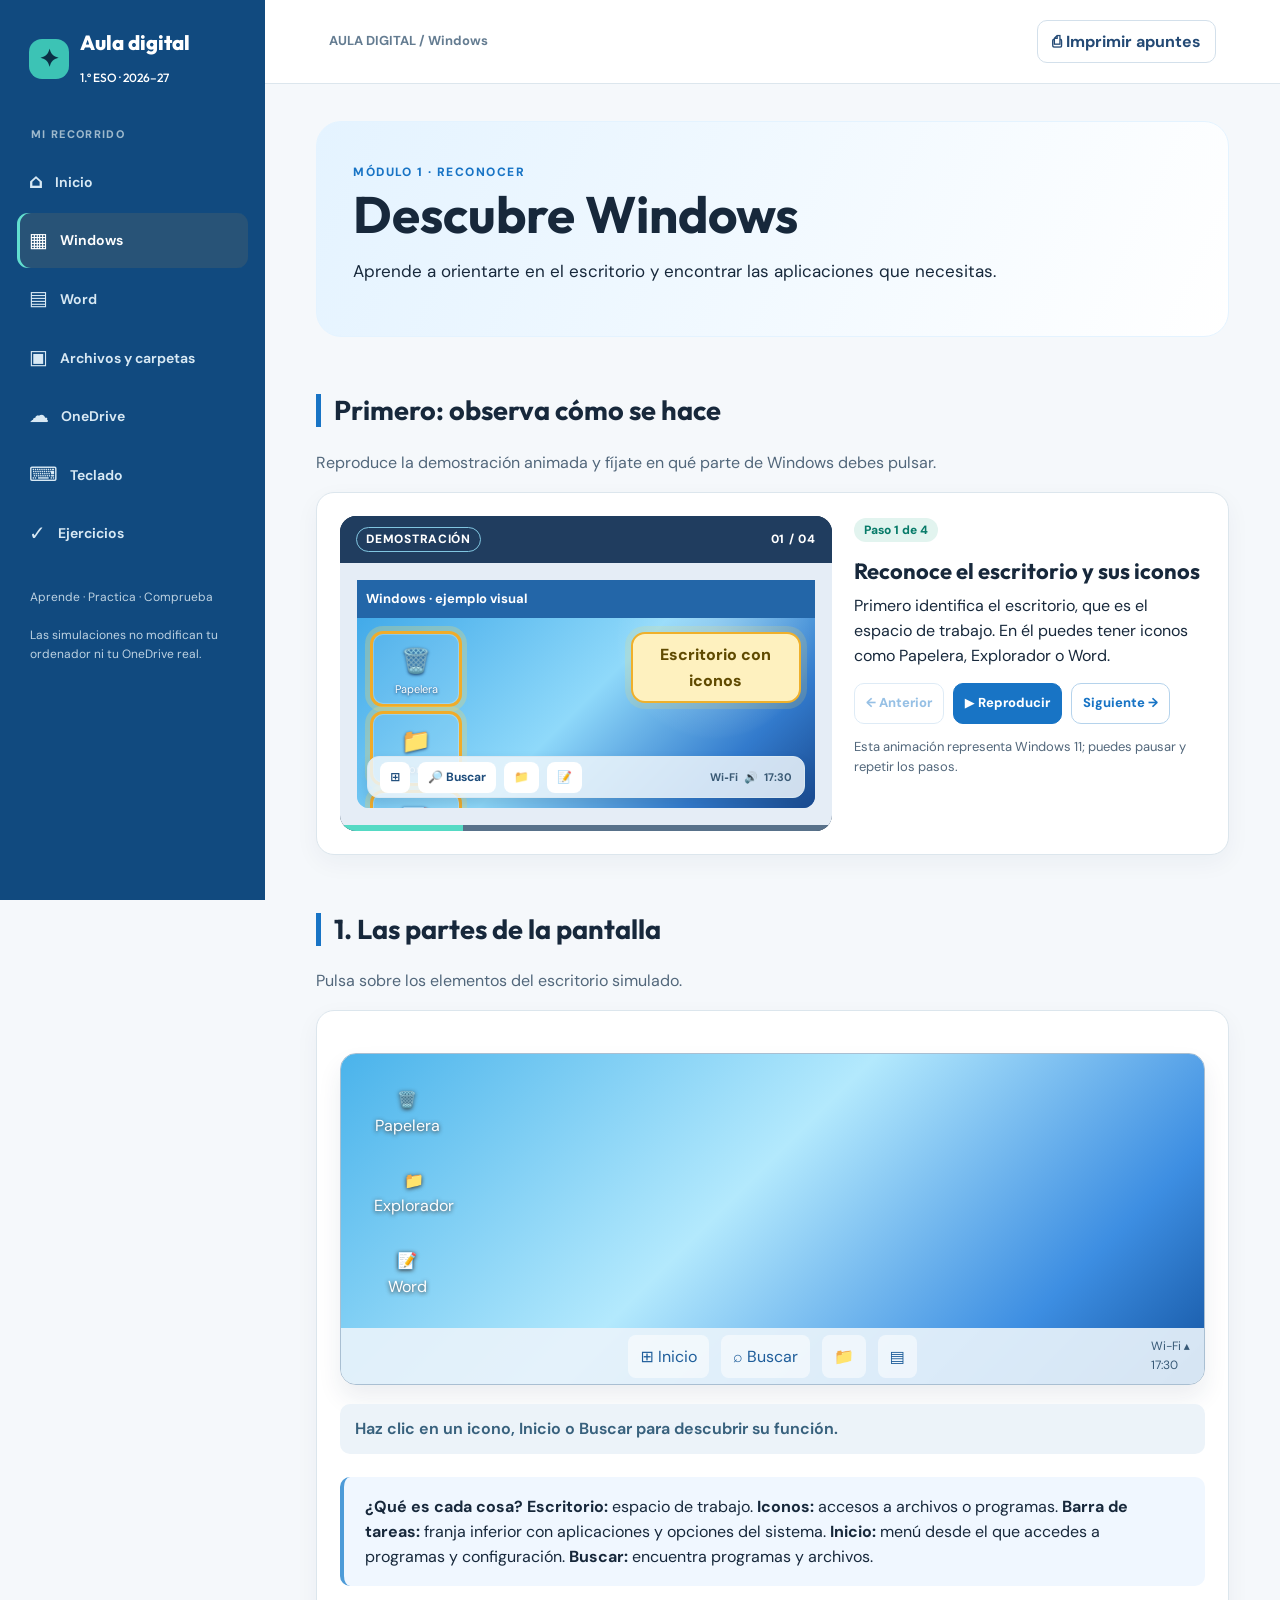
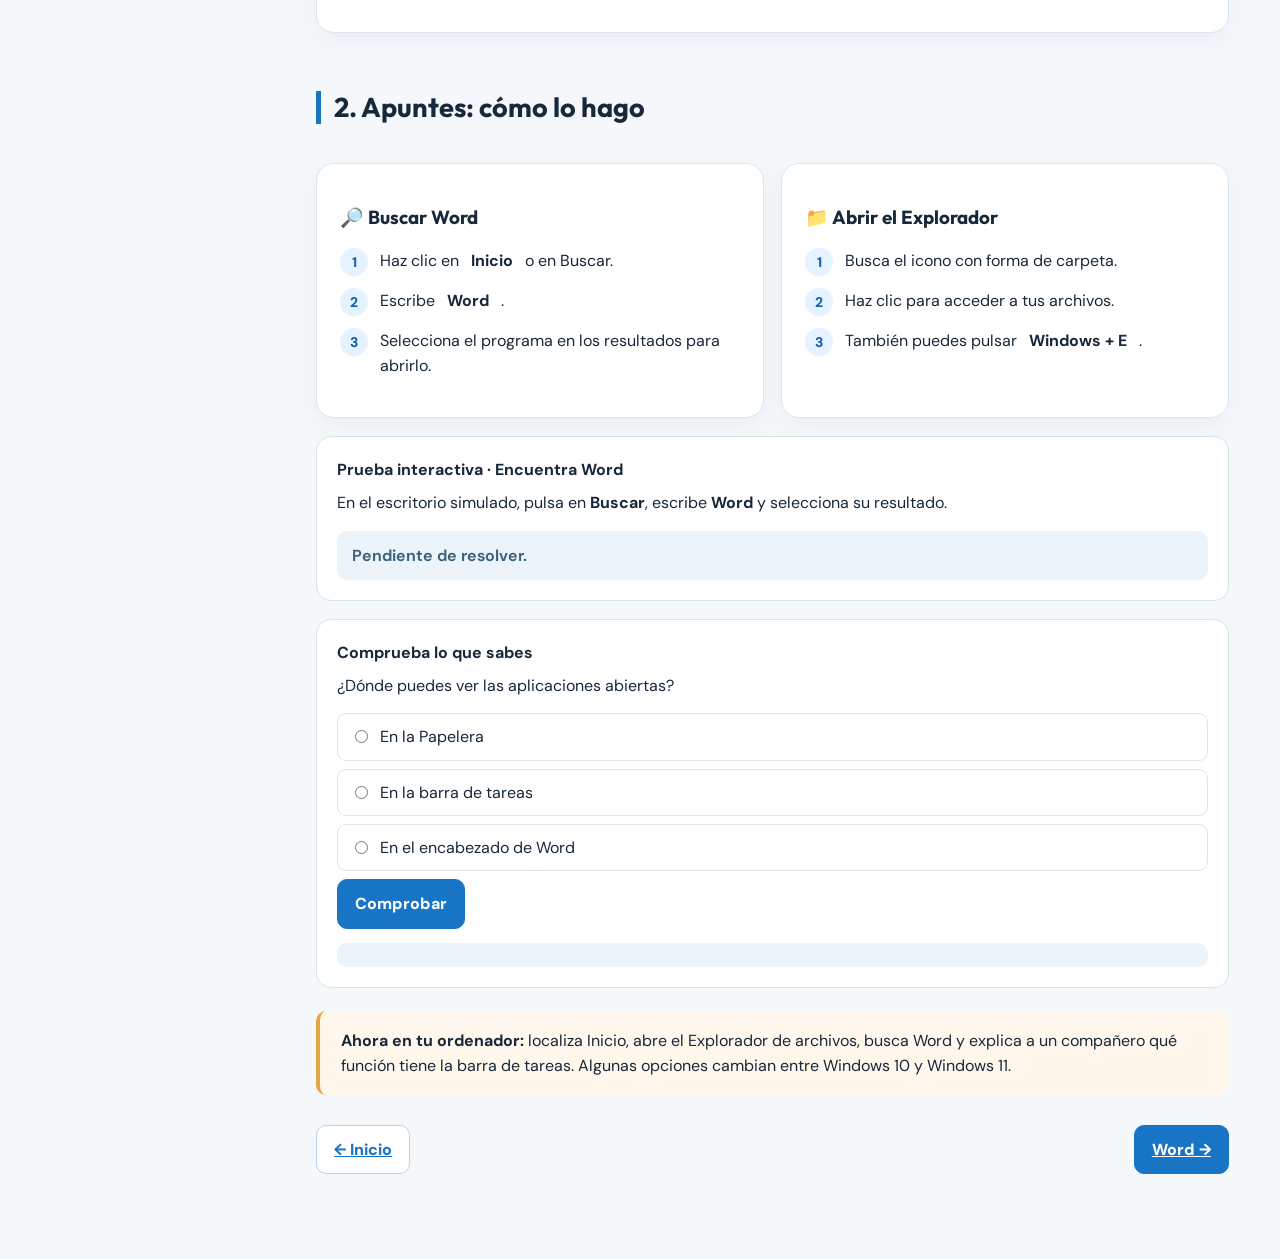
<file: windows.html>
<!doctype html><html lang="es"><head><meta charset="utf-8"><meta name="viewport" content="width=device-width,initial-scale=1"><meta name="theme-color" content="#143455"><title>Windows · Aula digital 1.º ESO</title><link rel="stylesheet" href="styles.css"></head><body data-page="windows.html"><div class="layout"><aside id="sidebar" class="side"></aside><div class="main"><header class="top" id="top"></header><main class="content"><section class="hero"><span class="eyebrow">Módulo 1 · Reconocer</span><h1>Descubre Windows</h1><p>Aprende a orientarte en el escritorio y encontrar las aplicaciones que necesitas.</p></section><div class="section-head"><div><h2>Primero: observa cómo se hace</h2><p>Reproduce la demostración animada y fíjate en qué parte de Windows debes pulsar.</p></div></div><div class="panel windows-demo"><div class="demo-wrap"><div class="demo-screen"><div class="demo-screen-top"><span class="demo-live">DEMOSTRACIÓN</span><span id="winDemoCount">01 / 04</span></div><div class="demo-frame" id="winDemoFrame"></div><div class="demo-progress"><span id="winDemoBar"></span></div></div><div class="demo-caption"><span class="badge" id="winDemoStep">Paso 1 de 4</span><h3 id="winDemoTitle"></h3><p id="winDemoText"></p><div class="actions"><button class="secondary" id="winDemoBack">← Anterior</button><button class="primary" id="winDemoPlay">▶ Reproducir</button><button class="secondary" id="winDemoNext">Siguiente →</button></div><p class="sm muted">Esta animación representa Windows 11; puedes pausar y repetir los pasos.</p></div></div></div><div class="section-head"><div><h2>1. Las partes de la pantalla</h2><p>Pulsa sobre los elementos del escritorio simulado.</p></div></div><div class="panel"><div class="sim"><div class="win-desktop"><div class="desktop-icons"><button onclick="winHit('papelera')">🗑️<br>Papelera</button><button onclick="winHit('explorador')">📁<br>Explorador</button><button onclick="winHit('word')">📝<br>Word</button></div><div id="winPopup" class="win-popup" hidden></div><div class="win-taskbar"><button title="Inicio" onclick="winHit('inicio')">⊞ Inicio</button><button title="Buscar" onclick="winHit('buscar')">⌕ Buscar</button><button title="Explorador" onclick="winHit('explorador')">📁</button><button title="Word" onclick="winHit('word')">▤</button><span class="clock">Wi-Fi ▴<br>17:30</span></div></div></div><div id="winFeedback" class="feedback" aria-live="polite">Haz clic en un icono, Inicio o Buscar para descubrir su función.</div><div class="note"><strong>¿Qué es cada cosa?</strong> <b>Escritorio:</b> espacio de trabajo. <b>Iconos:</b> accesos a archivos o programas. <b>Barra de tareas:</b> franja inferior con aplicaciones y opciones del sistema. <b>Inicio:</b> menú desde el que accedes a programas y configuración. <b>Buscar:</b> encuentra programas y archivos.</div></div><div class="section-head"><div><h2>2. Apuntes: cómo lo hago</h2></div></div><div class="grid two"><div class="panel"><h3>🔎 Buscar Word</h3><ol class="steps"><li>Haz clic en <strong>Inicio</strong> o en Buscar.</li><li>Escribe <strong>Word</strong>.</li><li>Selecciona el programa en los resultados para abrirlo.</li></ol></div><div class="panel"><h3>📁 Abrir el Explorador</h3><ol class="steps"><li>Busca el icono con forma de carpeta.</li><li>Haz clic para acceder a tus archivos.</li><li>También puedes pulsar <strong>Windows + E</strong>.</li></ol></div></div><div class="task"><strong>Prueba interactiva · Encuentra Word</strong><p>En el escritorio simulado, pulsa en <b>Buscar</b>, escribe <b>Word</b> y selecciona su resultado.</p><div id="winChallenge" class="feedback">Pendiente de resolver.</div></div><div class="task"><strong>Comprueba lo que sabes</strong><p>¿Dónde puedes ver las aplicaciones abiertas?</p><label class="choice"><input type="radio" name="winQ" value="a"> En la Papelera</label><label class="choice"><input type="radio" name="winQ" value="b"> En la barra de tareas</label><label class="choice"><input type="radio" name="winQ" value="c"> En el encabezado de Word</label><button class="primary" onclick="checkWin()">Comprobar</button><div id="winCheck" class="feedback" aria-live="polite"></div></div><div class="note warn"><strong>Ahora en tu ordenador:</strong> localiza Inicio, abre el Explorador de archivos, busca Word y explica a un compañero qué función tiene la barra de tareas. Algunas opciones cambian entre Windows 10 y Windows 11.</div><div id="footerNav"></div></main></div></div><script src="app.js"></script><script src="windows.js"></script></body></html>
</file>
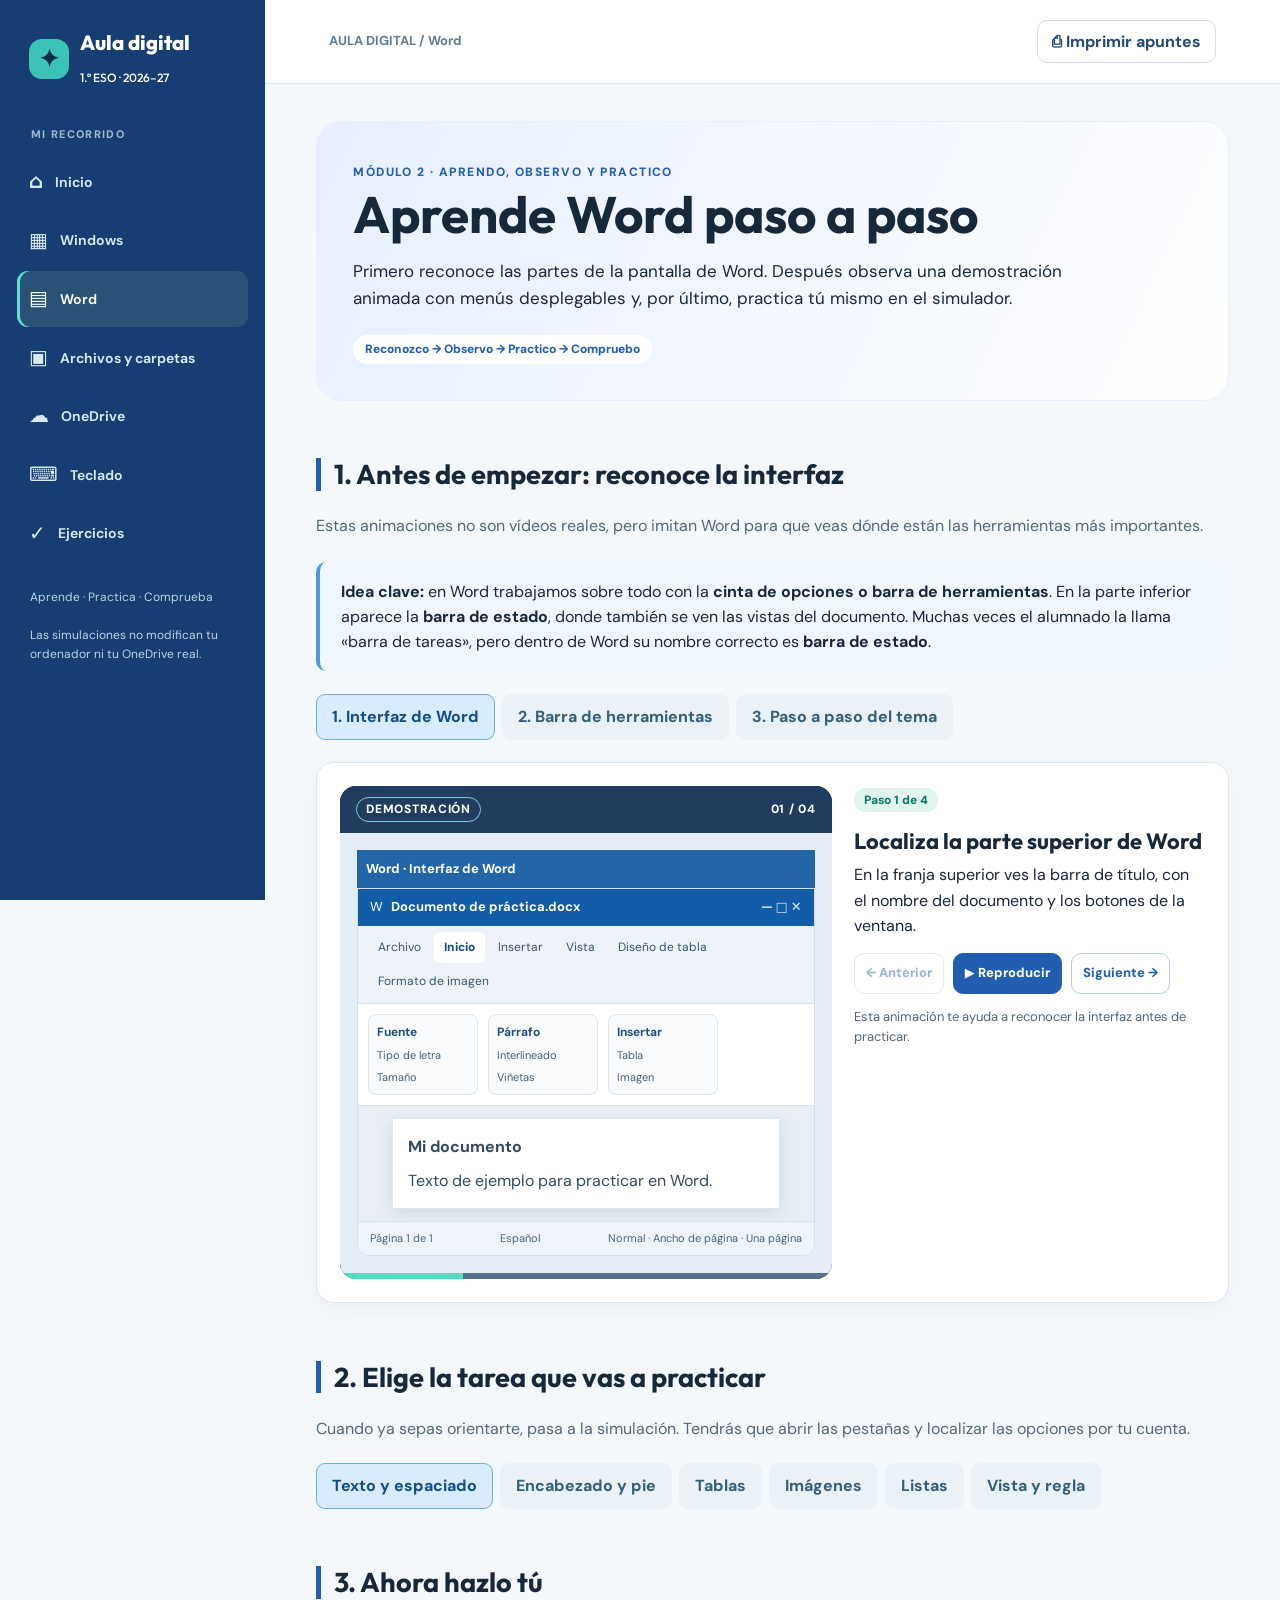
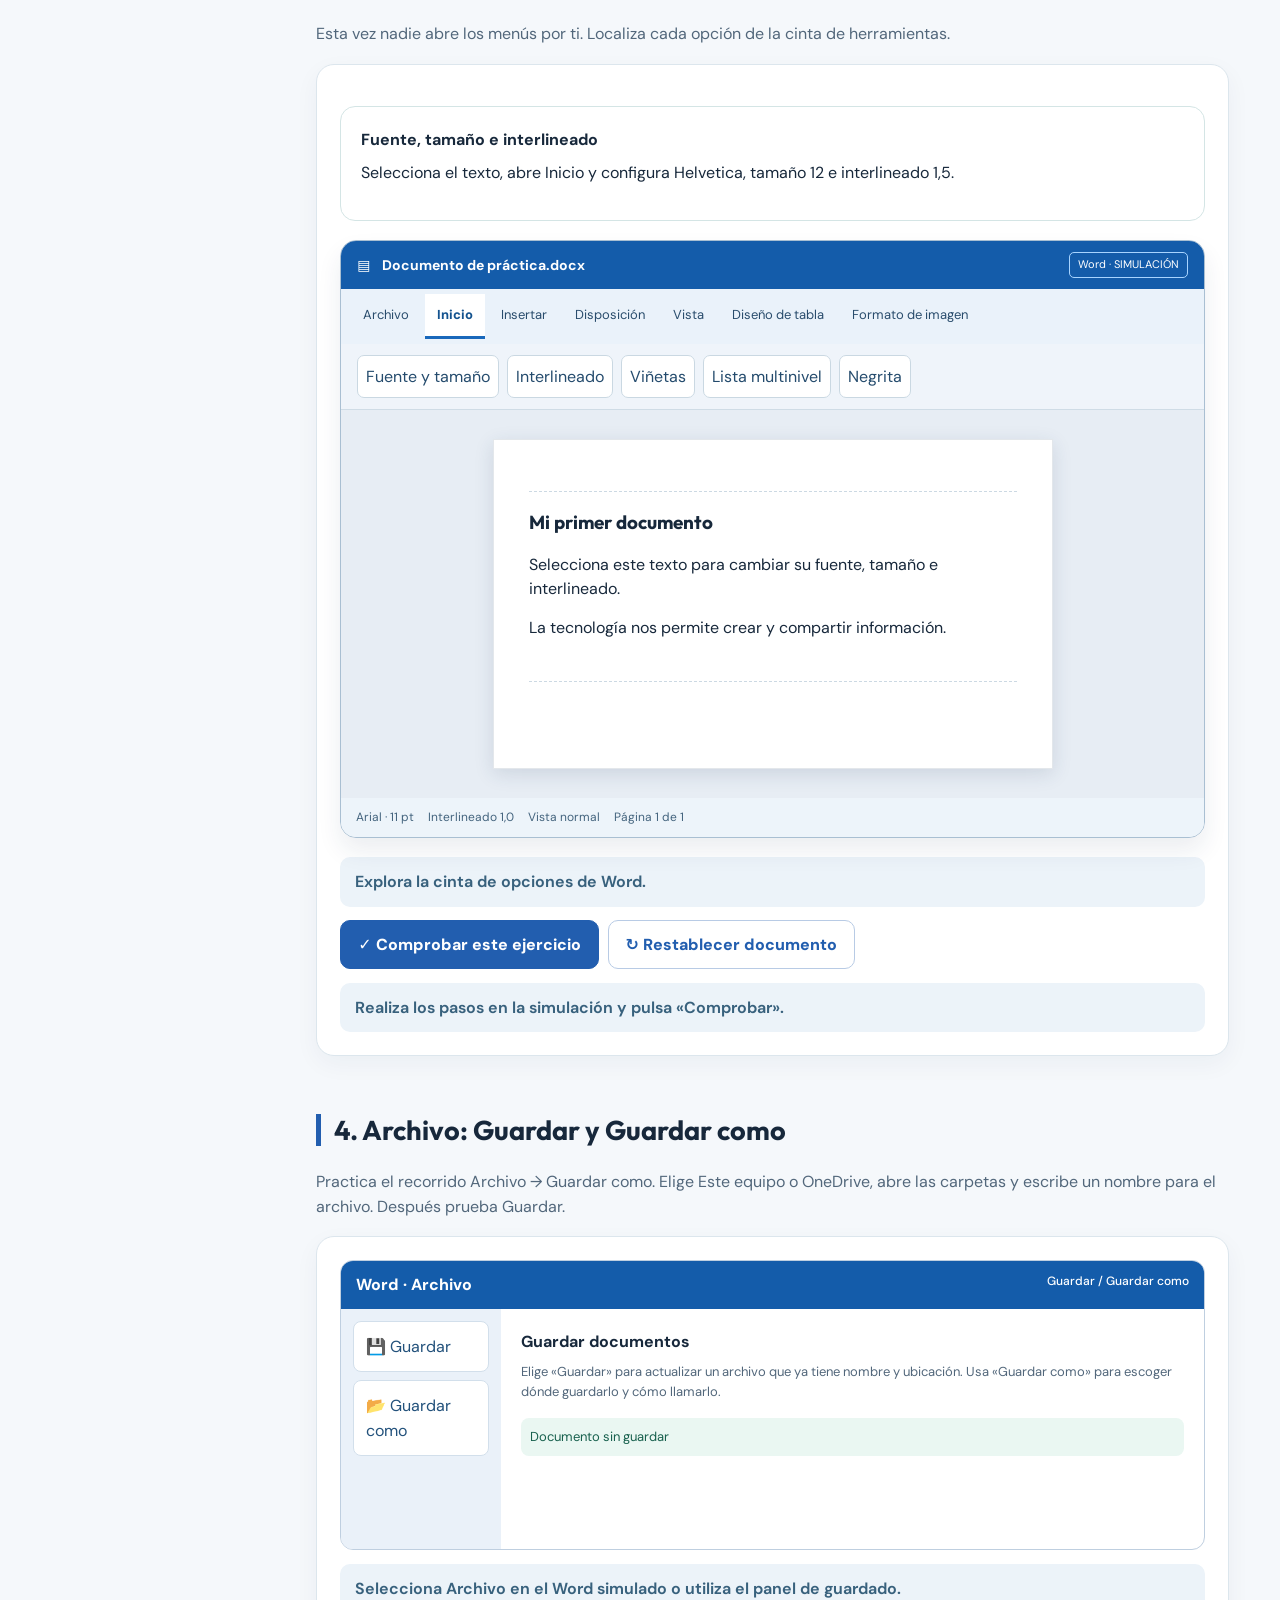
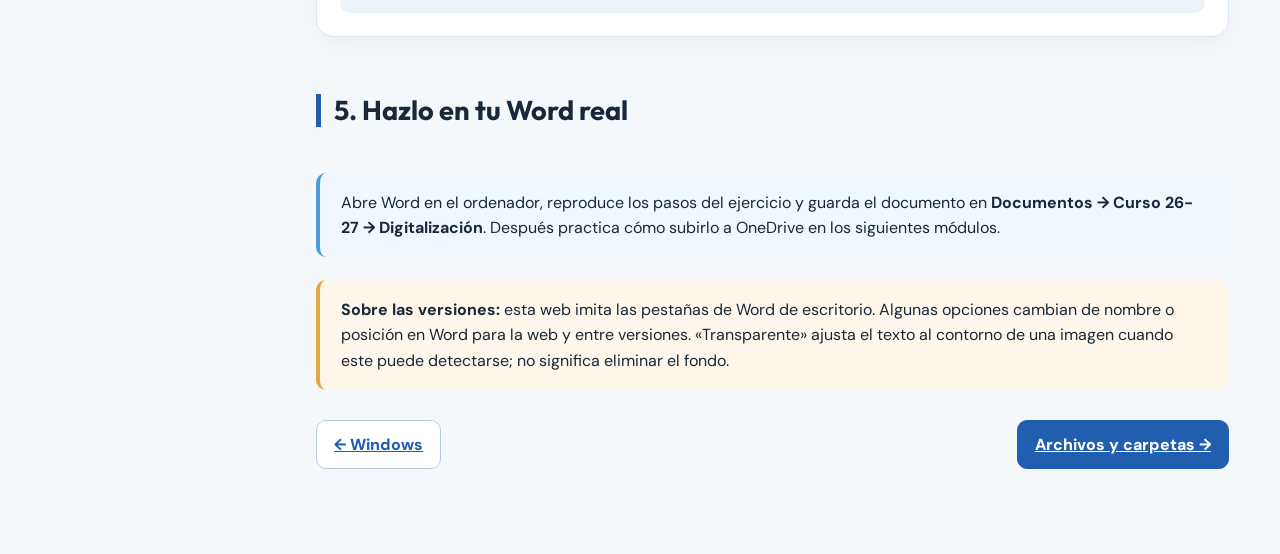
<file: word.html>
<!doctype html><html lang="es"><head><meta charset="utf-8"><meta name="viewport" content="width=device-width,initial-scale=1"><title>Word paso a paso · Aula digital 1.º ESO</title><link rel="stylesheet" href="styles.css"></head><body data-page="word.html"><div class="layout"><aside id="sidebar" class="side"></aside><div class="main"><header class="top" id="top"></header><main class="content"><section class="hero"><span class="eyebrow">Módulo 2 · Aprendo, observo y practico</span><h1>Aprende Word paso a paso</h1><p>Primero reconoce las partes de la pantalla de Word. Después observa una demostración animada con menús desplegables y, por último, practica tú mismo en el simulador.</p><span class="pill">Reconozco → Observo → Practico → Compruebo</span></section><div class="section-head"><div><h2>1. Antes de empezar: reconoce la interfaz</h2><p>Estas animaciones no son vídeos reales, pero imitan Word para que veas dónde están las herramientas más importantes.</p></div></div><div class="note"><strong>Idea clave:</strong> en Word trabajamos sobre todo con la <b>cinta de opciones o barra de herramientas</b>. En la parte inferior aparece la <b>barra de estado</b>, donde también se ven las vistas del documento. Muchas veces el alumnado la llama «barra de tareas», pero dentro de Word su nombre correcto es <b>barra de estado</b>.</div><div class="tabrow word-demo-modes" role="tablist" aria-label="Tipos de demostración"><button class="tab on" data-demo-mode="interfaz" role="tab">1. Interfaz de Word</button><button class="tab" data-demo-mode="herramientas" role="tab">2. Barra de herramientas</button><button class="tab" data-demo-mode="practica" role="tab">3. Paso a paso del tema</button></div><div class="panel"><div class="demo-wrap"><div class="demo-screen"><div class="demo-screen-top"><span class="demo-live">DEMOSTRACIÓN</span><span id="demoCounter">01 / 04</span></div><div id="demoFrame" class="demo-frame" aria-label="Representación visual de los pasos"></div><div class="demo-progress"><span id="demoProgress"></span></div></div><div class="demo-caption"><span class="badge" id="demoStep">Paso 1 de 4</span><h3 id="demoHeading"></h3><p id="demoText"></p><div class="actions"><button class="secondary" id="demoBack">← Anterior</button><button class="primary" id="demoPlay">▶ Reproducir</button><button class="secondary" id="demoNext">Siguiente →</button></div><p class="sm muted" id="demoNote">Puedes pausar, repetir o avanzar paso a paso.</p></div></div></div><div class="section-head"><div><h2>2. Elige la tarea que vas a practicar</h2><p>Cuando ya sepas orientarte, pasa a la simulación. Tendrás que abrir las pestañas y localizar las opciones por tu cuenta.</p></div></div><div class="tabrow lesson-topics" role="tablist" aria-label="Temas de Word"><button class="tab on" data-topic="formato" role="tab">Texto y espaciado</button><button class="tab" data-topic="pagina" role="tab">Encabezado y pie</button><button class="tab" data-topic="tabla" role="tab">Tablas</button><button class="tab" data-topic="imagen" role="tab">Imágenes</button><button class="tab" data-topic="listas" role="tab">Listas</button><button class="tab" data-topic="vista" role="tab">Vista y regla</button></div><div class="section-head"><div><h2>3. Ahora hazlo tú</h2><p>Esta vez nadie abre los menús por ti. Localiza cada opción de la cinta de herramientas.</p></div></div><div class="panel"><div class="task"><strong id="taskTitle">Fuente, tamaño e interlineado</strong><p id="taskDescription"></p></div><div class="word-simulator sim"><div class="word-appbar"><span>▤</span> <strong>Documento de práctica.docx</strong><span class="word-apphint">Word · SIMULACIÓN</span></div><div class="word-nav" role="tablist" aria-label="Cinta de opciones"><button data-tab="Archivo" role="tab">Archivo</button><button data-tab="Inicio" role="tab" class="selected">Inicio</button><button data-tab="Insertar" role="tab">Insertar</button><button data-tab="Disposición" role="tab">Disposición</button><button data-tab="Vista" role="tab">Vista</button><button data-tab="Diseño de tabla" role="tab">Diseño de tabla</button><button data-tab="Formato de imagen" role="tab">Formato de imagen</button></div><div id="wordRibbon" class="ribbon" aria-label="Herramientas de la pestaña seleccionada"></div><div class="word-menu-container"><div id="wordMenu" class="word-menu" tabindex="-1" hidden></div></div><div class="word-working-area"><div id="pageRuler" class="page-ruler" hidden>0&nbsp;&nbsp;1&nbsp;&nbsp;2&nbsp;&nbsp;3&nbsp;&nbsp;4&nbsp;&nbsp;5&nbsp;&nbsp;6&nbsp;&nbsp;7&nbsp;&nbsp;8&nbsp;&nbsp;9&nbsp;&nbsp;10&nbsp;&nbsp;11&nbsp;&nbsp;12&nbsp;&nbsp;13&nbsp;&nbsp;14</div><div class="paper paper-view-normal" id="paper"><div class="page-head" id="pageHead" contenteditable="true" role="textbox" aria-label="Editar encabezado de página"></div><div class="editable" id="editor" contenteditable="true" role="textbox" aria-label="Contenido del documento" spellcheck="false"><h3>Mi primer documento</h3><p>Selecciona este texto para cambiar su fuente, tamaño e interlineado.</p><p>La tecnología nos permite crear y compartir información.</p></div><div class="page-foot" id="pageFoot" contenteditable="true" role="textbox" aria-label="Editar pie de página"></div></div></div><div class="word-status"><span id="fontState">Arial · 11 pt</span><span id="spacingState">Interlineado 1,0</span><span id="viewState">Vista normal</span><span>Página 1 de 1</span></div></div><div id="wordFeedback" class="feedback" aria-live="polite">Explora la cinta de opciones de Word.</div><div class="actions"><button class="primary" id="wordVerify">✓ Comprobar este ejercicio</button><button class="secondary" id="wordReset">↻ Restablecer documento</button></div><div id="wordCheck" class="feedback" aria-live="polite">Realiza los pasos en la simulación y pulsa «Comprobar».</div></div><div class="section-head"><div><h2>4. Archivo: Guardar y Guardar como</h2><p>Practica el recorrido Archivo → Guardar como. Elige Este equipo o OneDrive, abre las carpetas y escribe un nombre para el archivo. Después prueba Guardar.</p></div></div><div class="panel"><div id="wordSavePanel"></div><div id="wordSaveFeedback" class="feedback" aria-live="polite">Selecciona Archivo en el Word simulado o utiliza el panel de guardado.</div></div><div class="section-head"><div><h2>5. Hazlo en tu Word real</h2></div></div><div class="note">Abre Word en el ordenador, reproduce los pasos del ejercicio y guarda el documento en <b>Documentos → Curso 26-27 → Digitalización</b>. Después practica cómo subirlo a OneDrive en los siguientes módulos.</div><div class="note warn"><b>Sobre las versiones:</b> esta web imita las pestañas de Word de escritorio. Algunas opciones cambian de nombre o posición en Word para la web y entre versiones. «Transparente» ajusta el texto al contorno de una imagen cuando este puede detectarse; no significa eliminar el fondo.</div><div id="footerNav"></div></main></div></div><script src="app.js"></script><script src="workflows.js"></script><script src="word.js"></script></body></html>
</file>
<file: styles.css>
@import url('https://fonts.googleapis.com/css2?family=DM+Sans:wght@400;500;600;700;800&family=Outfit:wght@400;500;600;700;800&display=swap');
:root{--bg:#f5f8fb;--ink:#17283b;--muted:#52677b;--line:#dce6ed;--blue:#276ac8;--navy:#173657;--teal:#0c9388;--peach:#faefe0;--pale:#e8f2ff;--white:#fff;--good:#137d58;--bad:#b43e3e;--shadow:0 8px 24px #15314b0c}*{box-sizing:border-box}body{margin:0;background:var(--bg);color:var(--ink);font:16px/1.58 'DM Sans',system-ui,sans-serif}h1,h2,h3{font-family:Outfit,system-ui,sans-serif;line-height:1.2}h1{font-size:clamp(2rem,4vw,3.2rem);margin:0 0 13px}h2{font-size:1.7rem}h3{font-size:1.18rem}p{margin:8px 0 15px}button,input,select{font:inherit}button{cursor:pointer}a{color:var(--blue)}.layout{display:grid;grid-template-columns:265px minmax(0,1fr);min-height:100vh}.side{background:#143455;color:#e7f3ff;padding:27px 17px;position:sticky;top:0;height:100vh;overflow-y:auto}.brand{font-family:Outfit;font-weight:800;font-size:1.28rem;display:flex;align-items:center;gap:11px;padding:0 12px 20px;color:white;text-decoration:none}.brand-mark{display:grid;place-items:center;background:#3cc3b5;color:#0a3046;width:40px;height:40px;border-radius:13px;font-size:24px}.tag{font-size:11px;text-transform:uppercase;letter-spacing:.12em;color:#9eb9cc;font-weight:800;padding:14px 14px 8px}.side nav a{display:flex;gap:12px;align-items:center;padding:12px;border-radius:11px;color:#d8e9f4;text-decoration:none;margin:3px 0;font-weight:650;font-size:14px}.side nav a:hover,.side nav a.active{background:#285377;color:white}.side nav a.active{box-shadow:inset 3px 0 #61dfd0}.side footer{padding:24px 13px;color:#bdd2e2;font-size:12px}.main{min-width:0}.top{display:flex;align-items:center;justify-content:space-between;padding:20px max(25px,5vw);border-bottom:1px solid var(--line);background:#fff}.crumb{color:#647c91;font-size:13px;font-weight:700}.smallbtn{border:1px solid #d3e0eb;border-radius:10px;padding:8px 14px;background:white;color:#244a75;font-weight:700}.content{max-width:1150px;margin:auto;padding:37px max(22px,4vw) 85px}.hero{background:linear-gradient(115deg,#e8f2ff,#e5f8f3);padding:36px;border-radius:25px;position:relative;overflow:hidden;border:1px solid #d6e9ee}.hero .eyebrow{color:#116a80;font-size:12px;text-transform:uppercase;letter-spacing:.12em;font-weight:800}.hero p{max-width:740px;font-size:17px}.pill{display:inline-block;border-radius:99px;background:white;padding:5px 12px;font-size:12px;color:#326a91;font-weight:800;margin-top:8px}.section-head{margin:35px 0 17px;display:flex;align-items:end;justify-content:space-between;gap:12px}.section-head p{color:var(--muted);margin:5px 0 0}.grid{display:grid;grid-template-columns:repeat(3,minmax(0,1fr));gap:17px}.grid.two{grid-template-columns:repeat(2,minmax(0,1fr))}.card,.panel{background:white;border:1px solid var(--line);border-radius:18px;padding:23px;box-shadow:var(--shadow)}.card{display:block;text-decoration:none;color:inherit;transition:transform .18s,border-color .18s}.card:hover{transform:translateY(-3px);border-color:#9fc9e4}.card p{color:var(--muted);font-size:14px}.emoji{font-size:29px;background:#eff6fb;border-radius:12px;width:54px;height:54px;display:grid;place-items:center}.card h3{margin:15px 0 7px}.arrow{font-weight:800;color:var(--blue)}.note{padding:17px 21px;background:#f0f7ff;border-left:4px solid #4d9bd8;border-radius:10px;margin:23px 0}.note.warn{background:#fff7eb;border-color:#e3a742}.steps{counter-reset:step;display:grid;gap:12px;padding:0;list-style:none}.steps li{display:flex;gap:12px;align-items:flex-start}.steps li:before{counter-increment:step;content:counter(step);background:#e5f2ff;color:#165eab;font-weight:800;border-radius:50%;width:28px;height:28px;flex-shrink:0;display:grid;place-items:center;font-size:14px}.tabrow{display:flex;flex-wrap:wrap;gap:7px;margin:22px 0}.tab{padding:9px 15px;background:#eaf1f7;border:1px solid transparent;border-radius:9px;color:#355f7b;font-weight:750}.tab.on{background:#d8ebff;border-color:#70afe5;color:#154d89}.lesson{display:none}.lesson.on{display:block}.task{border:1px solid #d4e5e5;border-radius:15px;background:#fff;padding:20px;margin:18px 0}.task strong{display:block;margin-bottom:8px}.actions{display:flex;flex-wrap:wrap;gap:9px;margin:13px 0}.primary,.secondary{padding:11px 17px;border-radius:10px;border:1px solid #2465ae;background:#286fbf;color:white;font-weight:800}.secondary{background:white;color:#245b9a;border-color:#bed6e9}.primary:hover{background:#155694}.feedback{margin:14px 0 0;border-radius:10px;padding:12px 15px;font-weight:650;background:#ecf3f9;color:#38617d}.feedback.ok{background:#e6f7f0;color:#127353}.feedback.no{background:#fff0ec;color:#a23b35}.muted{color:var(--muted)}.sm{font-size:13px}.choice{display:flex;gap:9px;align-items:flex-start;padding:10px 12px;border-radius:9px;border:1px solid #dbe6ef;margin:8px 0;cursor:pointer}.choice:hover{background:#f0f7fd}.choice input{margin-top:6px}.sim{border:1px solid #a9bfd2;border-radius:16px;overflow:hidden;margin:19px 0;background:white;box-shadow:0 13px 24px #16365415}.win-desktop{height:330px;background:linear-gradient(135deg,#4ab3eb 0%,#b3e9fd 45%,#3d8ee2 80%,#1454a1);position:relative;padding:24px;color:white}.desktop-icons{display:flex;flex-direction:column;gap:12px;align-items:flex-start}.desktop-icons button{background:transparent;color:white;border:1px solid transparent;padding:8px;border-radius:8px;min-width:84px;text-shadow:0 1px 4px #333}.desktop-icons button:hover{background:#ffffff33;border-color:#ffffff66}.win-taskbar{height:56px;background:#eaf3fbe8;display:flex;align-items:center;justify-content:center;gap:12px;position:absolute;bottom:0;left:0;right:0;color:#214f7d}.win-taskbar button{background:#fff8;border:0;border-radius:8px;padding:9px 12px;color:#1f5e9b}.win-taskbar button:hover{background:#fff}.clock{position:absolute;right:14px;font-size:12px;color:#385a77}.win-popup{position:absolute;bottom:66px;left:30%;width:min(330px,65%);background:#f7fbff;border-radius:14px;color:#254564;padding:19px;box-shadow:0 12px 25px #1237;border:1px solid #c2d5e5}.win-popup input{width:100%;padding:10px;border:1px solid #bdd2e4;border-radius:9px}.win-popup button{border:0;background:#e1f0fc;padding:9px;border-radius:8px;margin-top:9px}.ribbon{background:#eff4fa;border-bottom:1px solid #cfdce6;padding:11px 16px;display:flex;flex-wrap:wrap;gap:8px;align-items:center}.ribbon button,.ribbon select{background:white;border:1px solid #cad8e2;border-radius:7px;padding:8px;color:#244b6d}.ribbon button:hover{background:#d8edff}.word-tabs{background:#e7f0f8;padding:9px 13px;display:flex;gap:20px;font-weight:700;font-size:13px}.paper{margin:24px auto;width:min(95%,560px);background:white;min-height:320px;padding:25px 35px;box-shadow:0 5px 18px #233a5e22;border:1px solid #e3e7eb;outline:none;line-height:1.5}.paper .page-head{font-size:12px;color:#60758b;border-bottom:1px dashed #ccd9e3;min-height:26px}.paper .page-foot{font-size:12px;color:#60758b;border-top:1px dashed #ccd9e3;min-height:25px;text-align:right}.editable{min-height:170px;outline:1px dashed transparent}.editable:focus{outline-color:#a0c7e8}.mini-table{border-collapse:collapse;margin:12px 0}.mini-table td{border:1px solid #5d7d99;padding:9px}.img-placeholder{display:inline-block;background:#d4f0e6;border:3px solid #51a6a0;padding:20px 12px;text-align:center;margin:8px;width:140px;color:#205e5e}.img-placeholder.square{float:right;margin:4px 0 10px 16px}.img-placeholder.inline{float:none}.img-placeholder.transparent{float:left;background:transparent;border:2px dashed #389e97;margin:3px 15px 9px 0}.file-sim{display:grid;grid-template-columns:180px 1fr;min-height:320px}.file-left{background:#eaf3fa;padding:13px;display:flex;flex-direction:column;gap:4px}.file-left button{border:0;background:transparent;text-align:left;padding:10px;border-radius:7px;color:#355776}.file-left button.selected{background:#cbdff2;color:#174f80;font-weight:800}.file-right{padding:18px}.file-toolbar{display:flex;flex-wrap:wrap;gap:8px;margin-bottom:18px}.file-toolbar button{border:1px solid #bdd2e5;background:#f5f9fd;border-radius:8px;padding:8px 12px;color:#22527c}.file-items{display:grid;grid-template-columns:repeat(auto-fit,minmax(140px,1fr));gap:10px}.file-item{padding:12px;border:1px solid #d8e5ed;border-radius:10px;background:#f9fcff;cursor:pointer;min-height:78px}.file-item.sel{outline:3px solid #8bc2ed}.file-item .ico{font-size:27px;display:block}.progress{height:9px;background:#e5eef3;border-radius:20px;overflow:hidden;margin-top:10px}.progress span{display:block;height:100%;background:#1c9d90;width:0%;transition:width .2s}.badge{background:#e2f4ef;color:#087b69;border-radius:50px;padding:4px 10px;font-size:12px;font-weight:800}.footer-actions{display:flex;justify-content:space-between;margin-top:30px;gap:12px;flex-wrap:wrap}.quizfield{width:100%;padding:11px;border:1px solid #c7d7e1;border-radius:9px}.checklist label{display:flex;gap:10px;align-items:center;border-bottom:1px solid #edf1f4;padding:11px 5px}.checklist input{accent-color:#19998d;width:18px;height:18px}.print{display:none}@media(max-width:860px){.layout{display:block}.side{position:static;height:auto;padding:10px 14px}.brand{padding:8px}.side nav{display:flex;overflow-x:auto}.side nav a{white-space:nowrap}.side .tag,.side footer{display:none}.content{padding:25px 18px 65px}.grid,.grid.two{grid-template-columns:1fr 1fr}.top{padding:14px 20px}}@media(max-width:560px){.grid,.grid.two{grid-template-columns:1fr}.file-sim{grid-template-columns:110px 1fr}.win-popup{left:10%;width:80%}.hero{padding:24px}.win-taskbar{gap:3px}.win-taskbar button{padding:7px}}@media print{.side,.top,.actions,.tabrow,.footer-actions,.primary,.secondary{display:none!important}.layout{display:block}.lesson{display:block!important}.content{max-width:none}.sim{break-inside:avoid}}
/* Demostraciones secuenciales y simulador de Word con menús reales */
.demo-wrap{display:grid;grid-template-columns:minmax(0,1.4fr) minmax(230px,1fr);gap:22px;align-items:start}.demo-screen{background:#142c46;border-radius:16px;overflow:hidden;color:#fff}.demo-screen-top{display:flex;justify-content:space-between;align-items:center;padding:11px 16px;background:#203d5f;font-size:12px;font-weight:800;letter-spacing:.06em}.demo-live{border:1px solid #81c6e1;border-radius:20px;padding:2px 9px}.demo-frame{padding:17px;min-height:244px;background:#e5edf6;color:#263d58}.demo-visual-title{background:#2366a8;color:white;font-size:13px;font-weight:700;padding:9px}.demo-mock-tabs,.demo-mock-ribbon{display:flex;flex-wrap:wrap;gap:6px;background:#fff;padding:10px;font-size:12px}.demo-mock-tabs span,.demo-mock-ribbon span{padding:7px;border-radius:5px}.demo-mock-ribbon{background:#f7f9fd;min-height:63px}.demo-glow{background:#fff0b1!important;outline:3px solid #eaae33;color:#443600;font-weight:800;box-shadow:0 0 0 6px #ffd85b3d;animation:demoPulse 1.8s ease-in-out infinite}.demo-mock-paper{width:83%;margin:9px auto 0;background:#fff;color:#314359;min-height:100px;white-space:pre-line;padding:14px;font-size:12px;box-shadow:0 3px 10px #173a5533}.demo-progress{background:#58718a;height:6px}.demo-progress span{display:block;height:100%;background:#55dac4;transition:width .2s}.demo-caption h3{font-size:22px;margin:17px 0 8px}.demo-caption .actions button{font-size:13px;padding:9px 11px}.demo-caption button:disabled{opacity:.45;cursor:not-allowed}.word-simulator{position:relative}.word-appbar{background:#145caa;color:#fff;padding:11px 16px;display:flex;gap:12px;align-items:center;font-size:14px}.word-apphint{margin-left:auto;font-size:11px;border:1px solid #a8d4ff;padding:3px 8px;border-radius:5px}.word-nav{display:flex;gap:4px;align-items:center;overflow-x:auto;background:#eaf2fa;padding:5px 10px}.word-nav button{border:0;background:none;color:#294c6c;padding:11px 12px;font-size:13px;white-space:nowrap;border-bottom:3px solid transparent}.word-nav button:hover{background:#d7e7f6}.word-nav button.selected{border-bottom-color:#1968bb;background:#fff;color:#14538f;font-weight:800}.word-working-area{background:#e7edf4;padding:5px}.word-menu-container{position:relative}.word-menu{position:absolute;z-index:6;top:2px;left:16px;width:min(310px,90%);padding:12px;background:white;border:1px solid #b7cbdb;box-shadow:0 14px 25px #14283b35;border-radius:11px;display:grid;gap:7px}.word-menu[hidden]{display:none}.word-menu strong{font-size:13px;color:#22527c}.word-menu button{display:block;border:0;background:#f2f7fc;border-radius:6px;text-align:left;padding:10px;color:#204f78}.word-menu button:hover{background:#d5ecff}.word-status{display:flex;gap:14px;flex-wrap:wrap;padding:10px 15px;color:#44647e;font-size:12px;background:#edf4fa}.table-blue td{background:#e6f2fc;border-color:#2582c0!important}.table-blue tr:first-child td{background:#216baf;color:#fff;font-weight:800}.img-placeholder{font:inherit;cursor:pointer}.img-placeholder.img-selected{outline:3px solid #f0a72d;outline-offset:3px}.command:focus-visible,.word-nav button:focus-visible,.word-menu button:focus-visible{outline:3px solid #dd9d21}.word-simulator .paper{min-height:330px}.page-head,.page-foot{padding:4px;outline-offset:2px}.page-head:focus,.page-foot:focus{outline:2px solid #8ac1fb}.windows-demo .demo-frame{min-height:220px}.windows-demo .demo-mock-paper{width:90%}.video-note{font-size:13px;color:#52677b}@keyframes demoPulse{50%{box-shadow:0 0 0 2px #ffd85b20}}@media(max-width:990px){.demo-wrap{grid-template-columns:1fr}}@media(max-width:600px){.demo-frame{padding:10px}.word-nav button{font-size:12px;padding:10px 9px}.word-simulator .paper{padding:16px}.word-apphint{display:none}}


/* WINDOWS DEMO SCENE */
.wdemo-scene{position:relative;height:190px;border-radius:0 0 12px 12px;overflow:hidden;background:linear-gradient(135deg,#40a7e9 0%,#8ad5fb 45%,#347fd2 78%,#194c95 100%)}
.wdemo-wallpaper{position:absolute;inset:0;background:radial-gradient(circle at 78% 12%,#ffffff38 0,#ffffff05 24%,transparent 25%),linear-gradient(135deg,#42aae9 0%,#8fd9fa 48%,#327acc 80%,#19498e 100%)}
.wdemo-icons{position:absolute;top:16px;left:16px;display:flex;flex-direction:column;gap:10px;z-index:2}
.wdemo-icon{width:86px;padding:7px 5px;border-radius:10px;text-align:center;color:#fff;text-shadow:0 1px 3px #1a3f6d;background:transparent;border:1px solid transparent}
.wdemo-icon span{display:block;font-size:24px;margin-bottom:3px}
.wdemo-icon small{font-size:11px;display:block;line-height:1.15}
.wdemo-taskbar{position:absolute;left:10px;right:10px;bottom:10px;height:42px;background:#eef6fcd9;border:1px solid #d9e8f2;border-radius:12px;display:flex;align-items:center;gap:8px;padding:0 12px;z-index:2;box-shadow:0 6px 12px #11385a26}
.wdemo-btn{border:0;background:#fff;border-radius:8px;padding:6px 10px;color:#1d4c7b;font-size:12px;font-weight:700}
.wdemo-clock{margin-left:auto;font-size:11px;color:#3a5a75;font-weight:700}
.wdemo-searchpanel{position:absolute;left:104px;bottom:60px;width:220px;background:#f8fbff;border:1px solid #c9d8e5;border-radius:12px;padding:10px;z-index:3;box-shadow:0 12px 22px #1a365222}
.wdemo-searchhead{font-size:12px;color:#315b80;font-weight:800;margin-bottom:8px}
.wdemo-searchbox{background:#fff;border:1px solid #d5e2ec;border-radius:8px;padding:8px 10px;color:#294866;margin-bottom:10px}
.wdemo-result{display:flex;align-items:center;justify-content:space-between;background:#eaf4ff;border:1px solid #d2e3f2;border-radius:9px;padding:8px 10px;color:#214869}
.wdemo-result small{color:#57718a}
.wdemo-open{font-size:11px;font-weight:800;color:#1d5e9f;background:#fff;padding:5px 8px;border-radius:999px}
.wdemo-label{position:absolute;right:14px;top:14px;background:#fef1bf;color:#5f4a00;border:2px solid #efb02b;border-radius:14px;padding:8px 12px;font-weight:800;box-shadow:0 0 0 6px #ffd85b2b;z-index:3;max-width:170px;text-align:center}
.focus-ring{box-shadow:0 0 0 3px #f0ac2a,0 0 0 8px #ffd85b45 !important}
.focus-ring-inner{outline:3px solid #f0ac2a;box-shadow:0 0 0 5px #ffd85b45}
.focus-icons .wdemo-icon{background:#ffffff12;border-color:#ffffff3d}
@media(max-width:600px){.wdemo-searchpanel{left:56px;width:190px}.wdemo-label{max-width:130px;font-size:12px;padding:6px 9px}.wdemo-taskbar{left:8px;right:8px;padding:0 8px;gap:5px}.wdemo-btn{padding:5px 7px;font-size:11px}}


/* WORD DEMO EXTENDED */
.word-demo-modes{margin-top:8px}
.page-ruler{width:min(95%,560px);margin:10px auto 0;background:#f6f8fb;border:1px solid #d9e3ea;border-bottom:0;padding:5px 12px;font-size:11px;letter-spacing:.18em;color:#557089;border-radius:8px 8px 0 0;overflow:hidden;white-space:nowrap}
.paper-view-normal{transform:scale(1);transform-origin:top center}
.paper-view-wide{width:min(98%,700px)}
.paper-view-one{width:min(72%,430px)}
.wd-word-scene{position:relative;background:#f7fbff;border-radius:0 0 12px 12px;overflow:hidden;min-height:190px;border:1px solid #d2e0eb}
.wd-word-titlebar{background:#135ca7;color:#fff;padding:8px 12px;display:flex;align-items:center;gap:8px;font-size:13px}
.wd-word-windowbtns{margin-left:auto;opacity:.85;font-weight:700}
.wd-word-tabs{display:flex;gap:3px;flex-wrap:wrap;background:#edf3f8;padding:6px 10px;border-bottom:1px solid #d7e2eb}
.wd-word-tabs span{padding:6px 10px;border-radius:6px;font-size:12px;color:#36566f}
.wd-word-tabs span.selected{background:#fff;color:#144f89;font-weight:800}
.wd-word-ribbon{display:flex;gap:10px;align-items:stretch;background:#fff;padding:10px;min-height:63px;border-bottom:1px solid #d7e2eb;position:relative}
.wd-word-group{min-width:110px;border:1px solid #dce6ee;border-radius:8px;padding:8px;background:#f9fbfd;display:flex;flex-direction:column;gap:5px;color:#436078;font-size:11px}
.wd-word-group strong{font-size:12px;color:#1f4f7c}
.wd-word-dropdown{position:absolute;left:16px;top:97px;z-index:4;width:min(220px,72%);background:#fff;border:1px solid #b9cfdf;border-radius:11px;padding:10px;box-shadow:0 12px 25px #14283b24;display:grid;gap:6px}
.wd-word-dropdown strong{font-size:12px;color:#224f79}
.wd-word-dropdown button{border:0;background:#eff5fb;border-radius:7px;text-align:left;padding:9px;color:#214d77}
.wd-word-work{padding:12px;background:#e8eef4;min-height:90px}
.wd-word-ruler{width:min(92%,520px);margin:0 auto 8px;background:#f6f8fb;border:1px solid #d9e3ea;padding:5px 12px;font-size:10px;letter-spacing:.18em;color:#557089;border-radius:6px;white-space:nowrap;overflow:hidden}
.wd-word-ruler.is-hidden{visibility:hidden;height:0;margin:0 auto;padding:0;border:0}
.wd-word-paper{width:min(90%,500px);margin:0 auto;background:#fff;border:1px solid #dfe6ed;box-shadow:0 5px 16px #1a37541a;padding:15px;color:#334b61;min-height:90px;transition:width .2s}
.demo-paper-wide{width:min(98%,620px)}
.demo-paper-one{width:min(70%,350px)}
.wd-word-status{display:flex;gap:10px;justify-content:space-between;flex-wrap:wrap;padding:8px 12px;background:#eef4fa;color:#49657c;font-size:11px;border-top:1px solid #d7e2eb}
.wd-inline-image{display:inline-block;background:#d4f0e6;border:2px solid #51a6a0;border-radius:6px;padding:8px 10px;margin:0 8px 4px 0}
.demo-head{font-size:12px;color:#60758b;border-bottom:1px dashed #ccd9e3;min-height:22px;padding-bottom:4px;margin-bottom:8px}
@media(max-width:700px){.wd-word-dropdown{left:10px;width:84%}.paper-view-wide{width:min(96%,620px)}.paper-view-one{width:min(86%,430px)}}

/* Explorador y Guardar como: simulación guiada */
.mock-title{background:#145caa;color:white;display:flex;justify-content:space-between;gap:10px;padding:11px 15px;font-weight:750}
.mock-title span{font-size:12px;font-weight:500}
.mock-breadcrumb{display:flex;align-items:center;gap:12px;border-bottom:1px solid #e0e8ee;padding:9px 0;margin-bottom:12px;font-size:13px;color:#46647f}
.mock-breadcrumb button{border:1px solid #d1e0eb;background:#fff;border-radius:7px;padding:5px 9px;color:#244f7c}
.explorer-canvas{min-height:240px;position:relative;background:linear-gradient(#fff,#f8fbfe);border:1px solid #e0e8ef;border-radius:9px;display:flex;align-content:flex-start;align-items:flex-start;flex-wrap:wrap;gap:10px;padding:18px}
.explorer-canvas .file-item{text-align:center;width:145px;flex:0 0 auto}
.explorer-context{position:absolute;background:#fff;border:1px solid #c8dae7;border-radius:10px;box-shadow:0 12px 24px #163b5c36;padding:7px;z-index:10;width:170px}
.explorer-context[hidden],.new-folder-form[hidden]{display:none!important}
.explorer-context button{display:block;width:100%;padding:9px;text-align:left;border:0;background:#f4f8fc;color:#264d70;border-radius:6px;margin:3px 0}
.explorer-context button:hover{background:#e1effb}
.new-folder-form{padding:12px;border:1px solid #d2e3ee;border-radius:9px;background:#f6fafd;display:flex;flex-wrap:wrap;align-items:end;gap:9px;margin-top:10px}
.new-folder-form label,.save-file-name label{display:grid;gap:5px;font-weight:650;font-size:13px}
.new-folder-form input,.save-file-name input{border:1px solid #adc8db;border-radius:8px;padding:8px 10px;font:inherit;min-width:175px}
.new-folder-form button,.save-folder-list button{border:1px solid #bdd2e5;border-radius:8px;background:#fff;padding:9px 12px;color:#24577d}
.save-shell{overflow:hidden;border:1px solid #bfcfe0;border-radius:13px}
.save-layout{display:grid;grid-template-columns:160px minmax(0,1fr);min-height:240px}
.save-left{background:#eaf1f9;display:flex;flex-direction:column;padding:12px;gap:8px}
.save-left button,.save-destinations button{padding:12px;border:1px solid #d2dfeb;border-radius:8px;background:#fff;text-align:left;color:#22517b}
.save-right{padding:20px;min-width:0}
.save-status{padding:9px;border-radius:8px;background:#eaf7f2;color:#17604d;font-size:13px}
.save-destinations{display:flex;flex-wrap:wrap;gap:10px;margin-top:14px}
.save-folder-list{display:flex;flex-wrap:wrap;gap:10px;border:1px solid #e0eaf0;border-radius:10px;padding:14px;min-height:75px}
.save-file-name{display:flex;align-items:end;gap:12px;flex-wrap:wrap;margin-top:18px}
@media(max-width:650px){.save-layout{grid-template-columns:1fr}.save-left{flex-direction:row}.file-sim{grid-template-columns:120px 1fr}.explorer-canvas{padding:8px}.explorer-canvas .file-item{width:110px}}

.file-right{position:relative}
/* Identidad visual por módulo: mantiene los mismos componentes con un color diferente. */
body[data-page="windows.html"]{--module:#1874c5;--module-pale:#e4f3ff;--module-tint:#eef7ff}
body[data-page="word.html"]{--module:#225eaf;--module-pale:#e7efff;--module-tint:#f0f5ff}
body[data-page="archivos.html"]{--module:#a76b20;--module-pale:#fff0d6;--module-tint:#fff9ed}
body[data-page="onedrive.html"]{--module:#087f87;--module-pale:#def8f7;--module-tint:#edfbfa}
body[data-page="teclado.html"]{--module:#7750af;--module-pale:#f1eaff;--module-tint:#f8f3ff}
body[data-page="retos.html"]{--module:#b54d73;--module-pale:#ffe8ef;--module-tint:#fff3f7}
body:not([data-page="index.html"]){--blue:var(--module,#276ac8)}
body:not([data-page="index.html"]) .hero{background:linear-gradient(115deg,var(--module-pale,#e8f2ff),#ffffff);border-color:var(--module-pale,#e8f2ff)}
body:not([data-page="index.html"]) .hero .eyebrow{color:var(--module)}
body:not([data-page="index.html"]) .side{background:color-mix(in srgb,var(--module) 52%,#091c33)}
body:not([data-page="index.html"]) .primary{background:var(--module);border-color:var(--module)}
body:not([data-page="index.html"]) .secondary{color:var(--module);border-color:color-mix(in srgb,var(--module) 32%,#ffffff)}
body:not([data-page="index.html"]) .section-head h2{border-left:5px solid var(--module);padding-left:13px}
body:not([data-page="index.html"]) .pill{color:var(--module)}
.key-layout{display:grid;grid-template-columns:repeat(auto-fit,minmax(110px,1fr));gap:10px;margin:14px 0}
.key-layout button{background:#f2ebfb;border:1px solid #cfc0e5;color:#44316e;padding:14px 8px;border-radius:10px;font-weight:800;box-shadow:0 3px #c8b4dc}
.key-layout button:hover,.key-layout button.active{background:#ddcafa;outline:2px solid #9970d1}
.shortcut{display:flex;gap:15px;align-items:center;justify-content:space-between}
.shortcut kbd{font:700 14px system-ui;background:#f0e9fc;color:#593e90;border:1px solid #cab7e4;border-bottom-width:3px;border-radius:7px;padding:7px 9px}
.shortcut strong{color:#51397a}
.assessment{margin:18px 0 28px;overflow:hidden}
.assessment-heading{display:flex;align-items:center;gap:15px;flex-wrap:wrap}
.assessment-heading h3{margin:2px 0 8px}
.copy-task{background:#fff9e9;border:1px solid #e8d4a2;border-left:5px solid #cf9d36;border-radius:12px;padding:16px 18px;margin:18px 0;user-select:none;-webkit-user-select:none}
.copy-task strong{color:#694c13}
.copy-task p{font-size:17px;line-height:1.6;margin:9px 0 1px}
.mini-word{border:1px solid #a8bfda;border-radius:13px;overflow:hidden;margin:15px 0;background:#eff3f9}
.mini-word .word-appbar{background:#225eaf}
.mini-word .ribbon{min-height:58px}
.assessment-work{padding:18px;background:#e9eef5}
.assessment-work textarea{width:100%;padding:15px;resize:vertical;border:1px solid #aabfd4;border-radius:9px;min-height:100px;font:15px/1.7 system-ui;margin:8px 0 10px}
.assessment-work textarea:focus{outline:3px solid #99bff0}
.content-preview{background:white;min-height:45px;border-radius:9px;padding:7px 14px}
.assessment-insert{border-bottom:1px solid #e4ecf4;margin:8px 0;padding:8px 0}
.assessment-insert:last-child{border:0}
.assessment-picture{display:inline-flex;flex-direction:column;text-align:center;gap:2px;font-size:37px;background:#f0f7ff;padding:12px;border-radius:10px;border:1px solid #afcee9;margin-top:8px}
.assessment-picture small{font-size:12px}
.assessment-save-layout{margin:0;grid-template-columns:160px minmax(0,1fr);border-top:1px solid #d2e0eb}
.assessment-save-layout .save-right{min-width:0}
.assessment-save-layout .save-left button{font-size:13px}
.save-location input{display:block;width:min(100%,360px);padding:9px;border:1px solid #a9becf;border-radius:8px;margin:6px 0 10px}
.save-location button{background:white;border:1px solid #afc8dd;color:#24577f;padding:10px;border-radius:8px}
.grade-sheet{border:2px solid #d7b2c2;border-radius:15px;background:white;padding:22px;margin-top:20px;box-shadow:0 5px 14px #3b1d2810}
.grade-header{display:flex;align-items:center;justify-content:space-between;gap:20px;border-bottom:1px solid #ead6df;padding-bottom:12px}
.grade-header strong{font-size:14px;letter-spacing:.05em;color:#934065}
.grade-header p{font-size:14px;margin:5px 0}
.grade-number{font-size:36px;font-weight:850;color:#ae456f;white-space:nowrap}
.grade-number span{font-size:17px;color:#7a6e75}
.grade-table{width:100%;border-collapse:collapse;margin:12px 0;font-size:14px}
.grade-table th,.grade-table td{border-bottom:1px solid #e9e2e6;padding:9px 6px;text-align:left}
.grade-table th:last-child,.grade-table td:last-child{text-align:right;white-space:nowrap}
.grade-capture{background:#fff1f6;border-radius:8px;padding:12px;color:#793454}
@media(max-width:600px){.assessment-save-layout{grid-template-columns:1fr}.assessment-save-layout .save-left{flex-direction:row;flex-wrap:wrap}.grade-number{font-size:30px}}
@media print{.assessment .actions,.mini-word,.assessment-save{display:none!important}.assessment-result[hidden]{display:none!important}}
</file>
